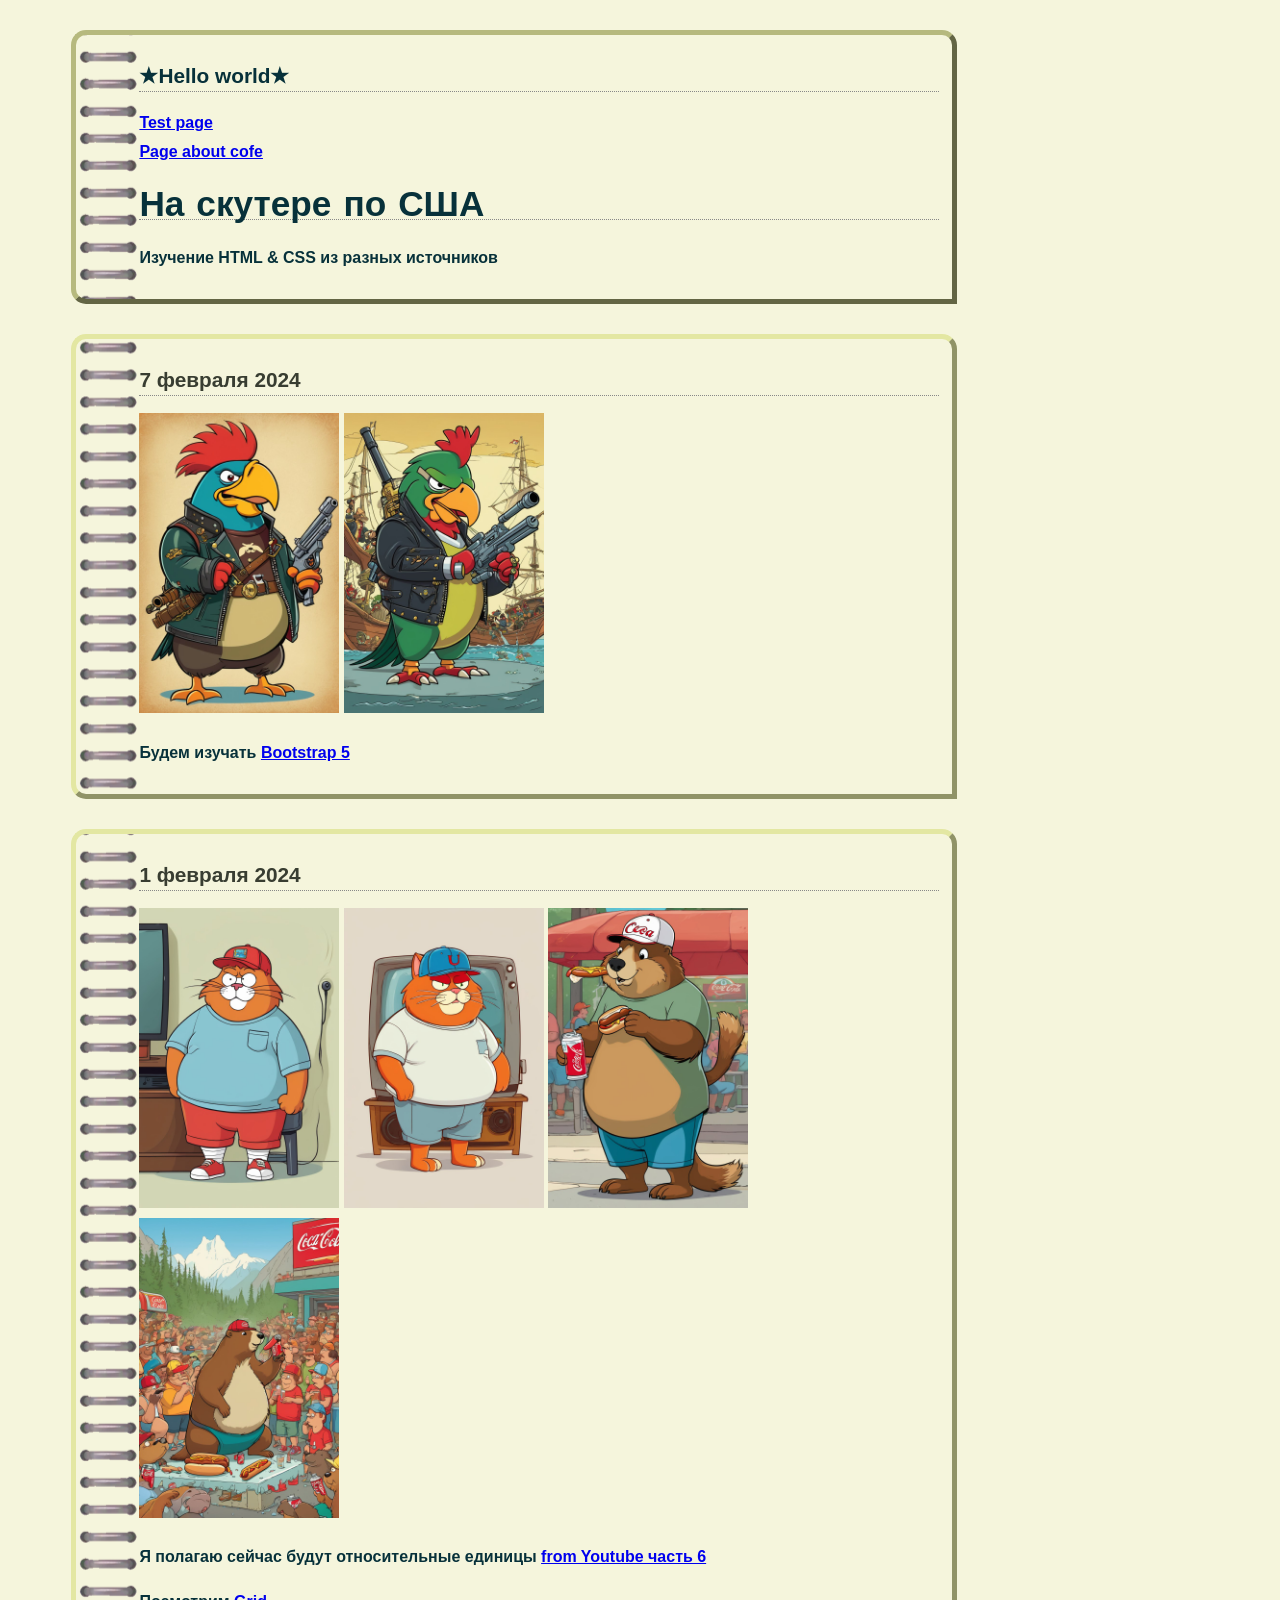
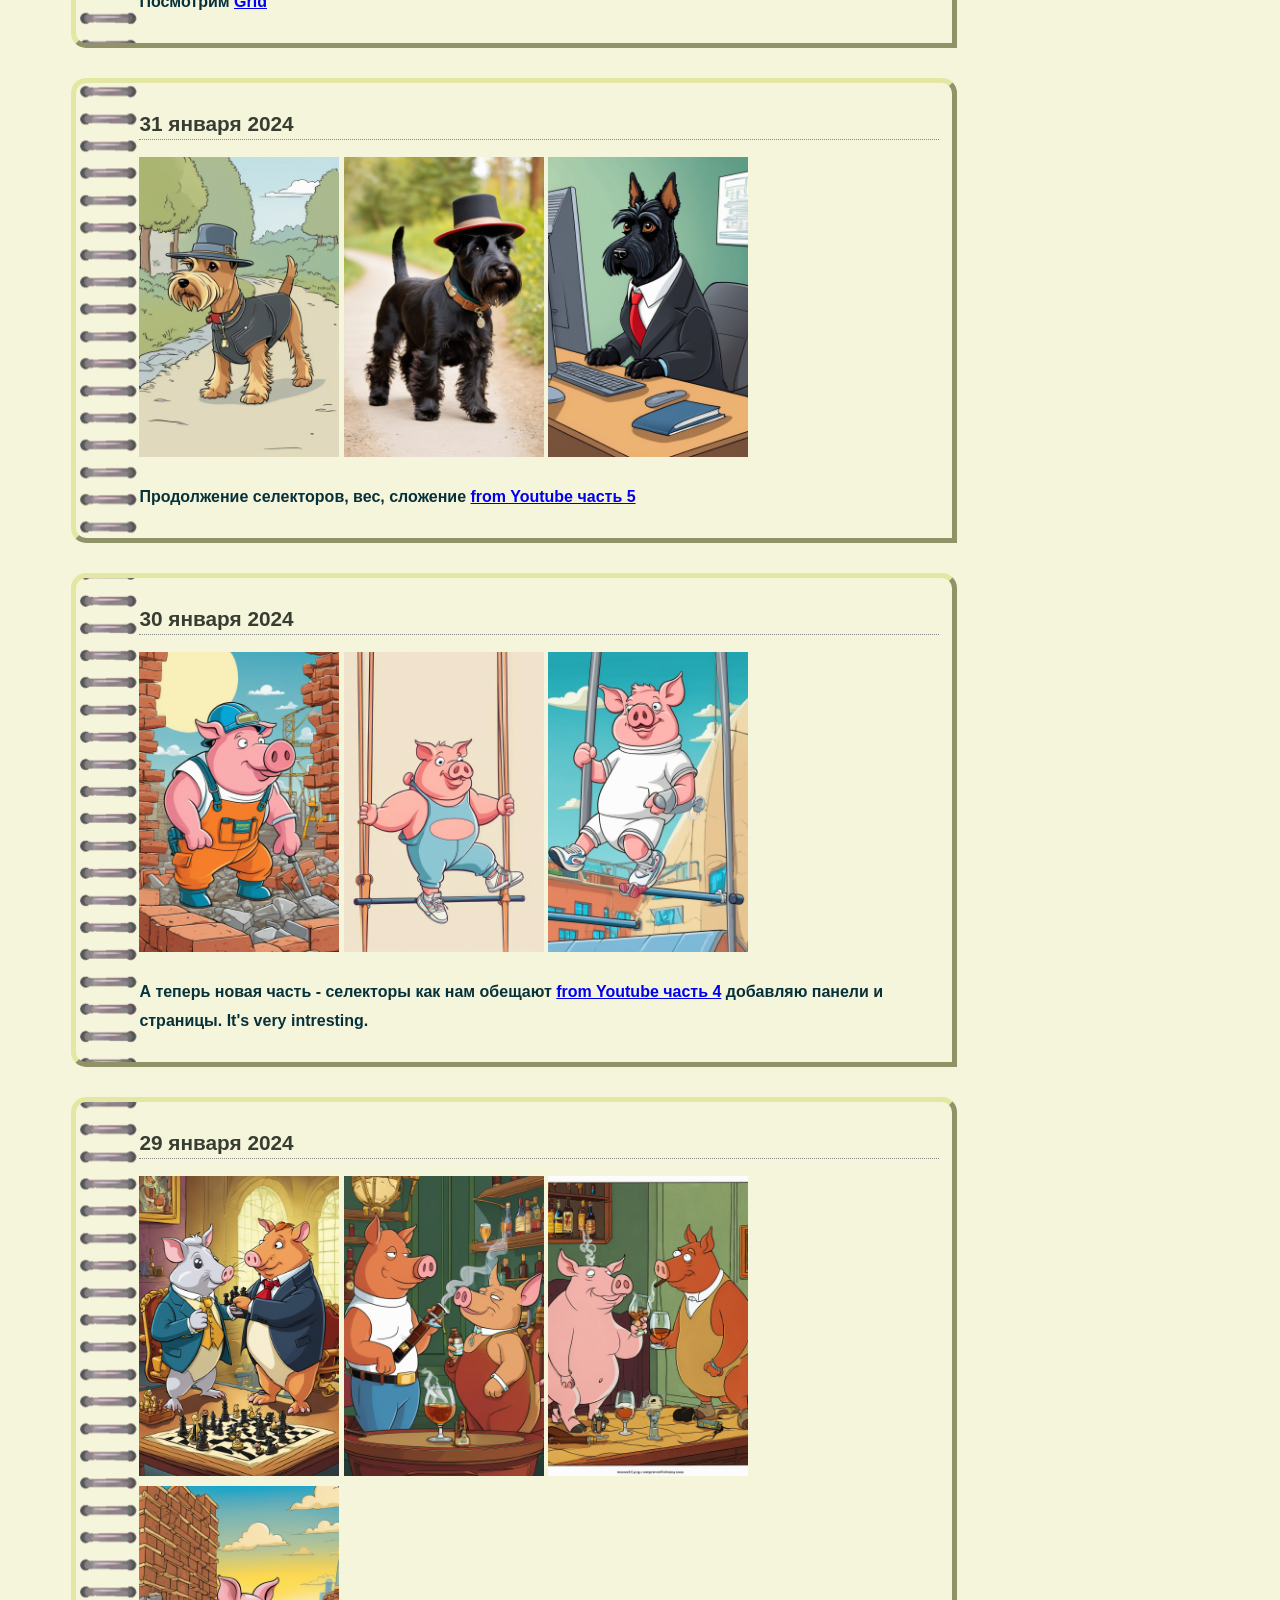
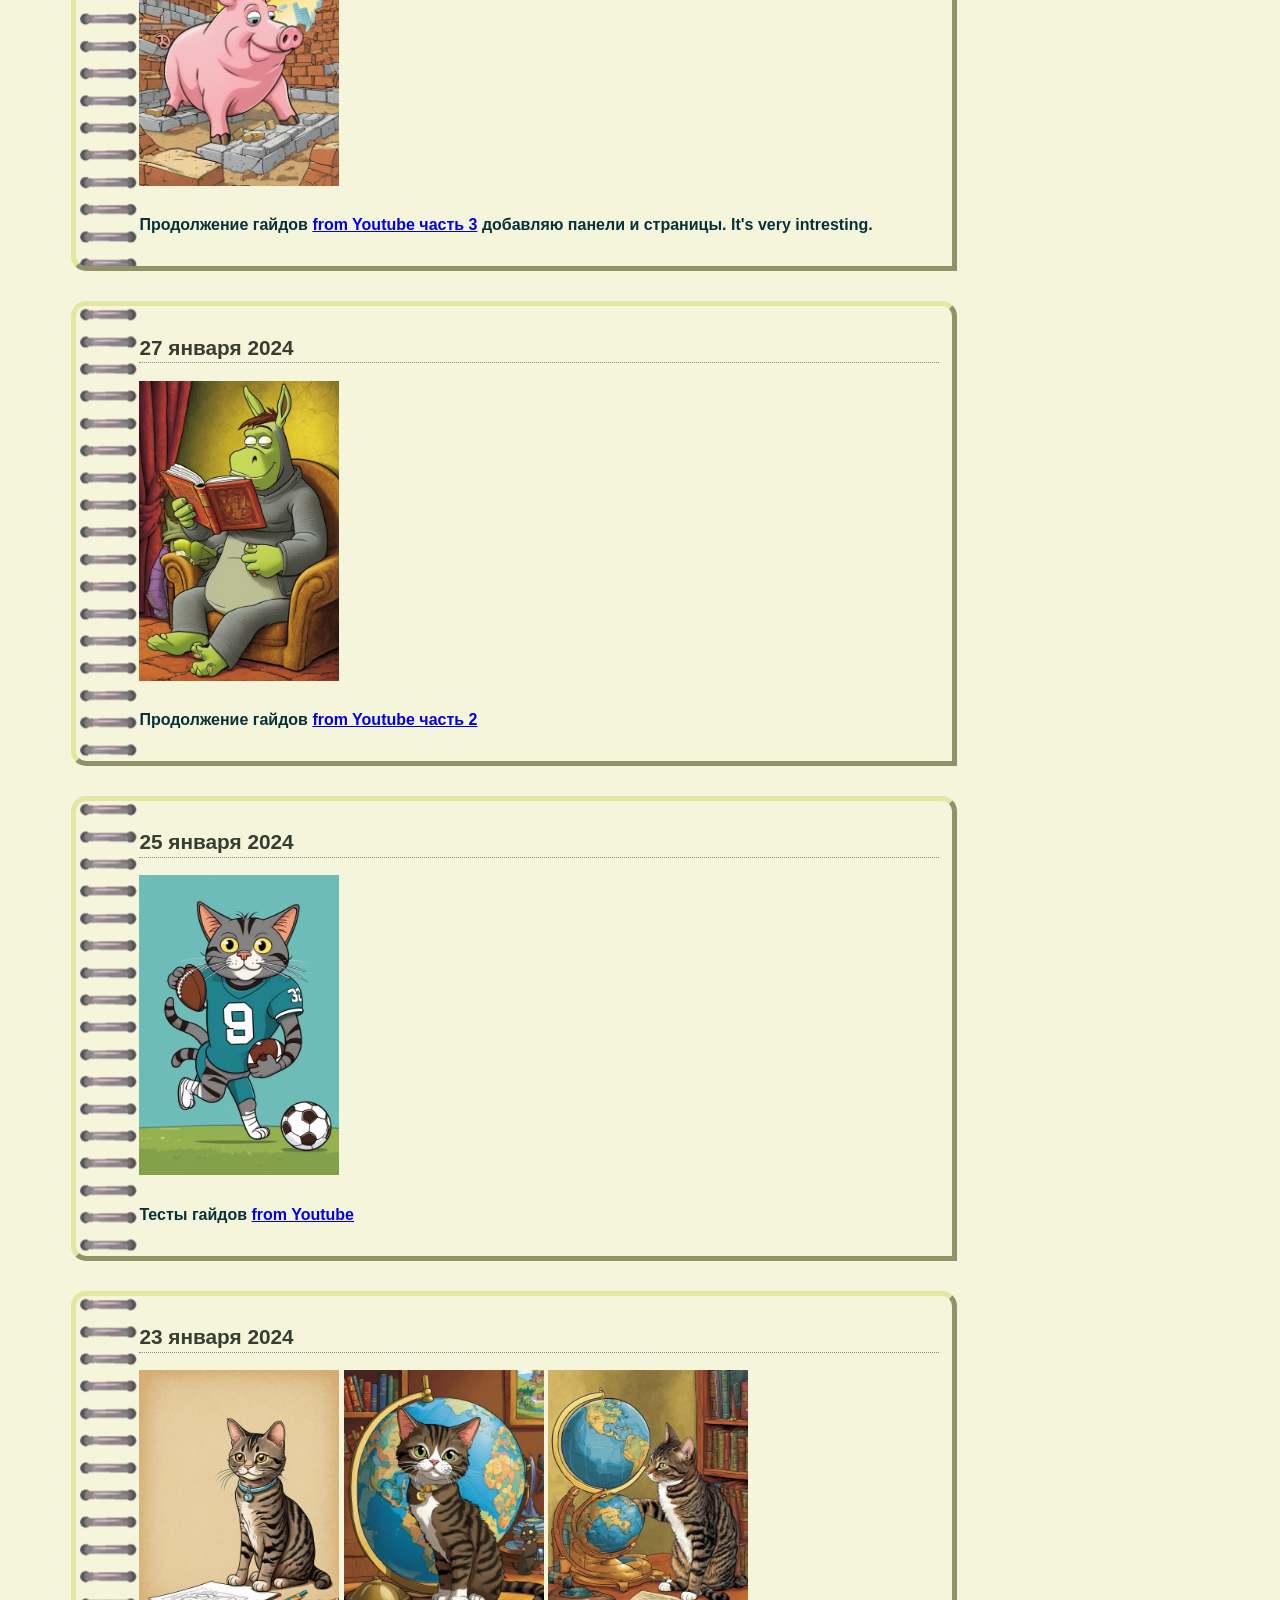
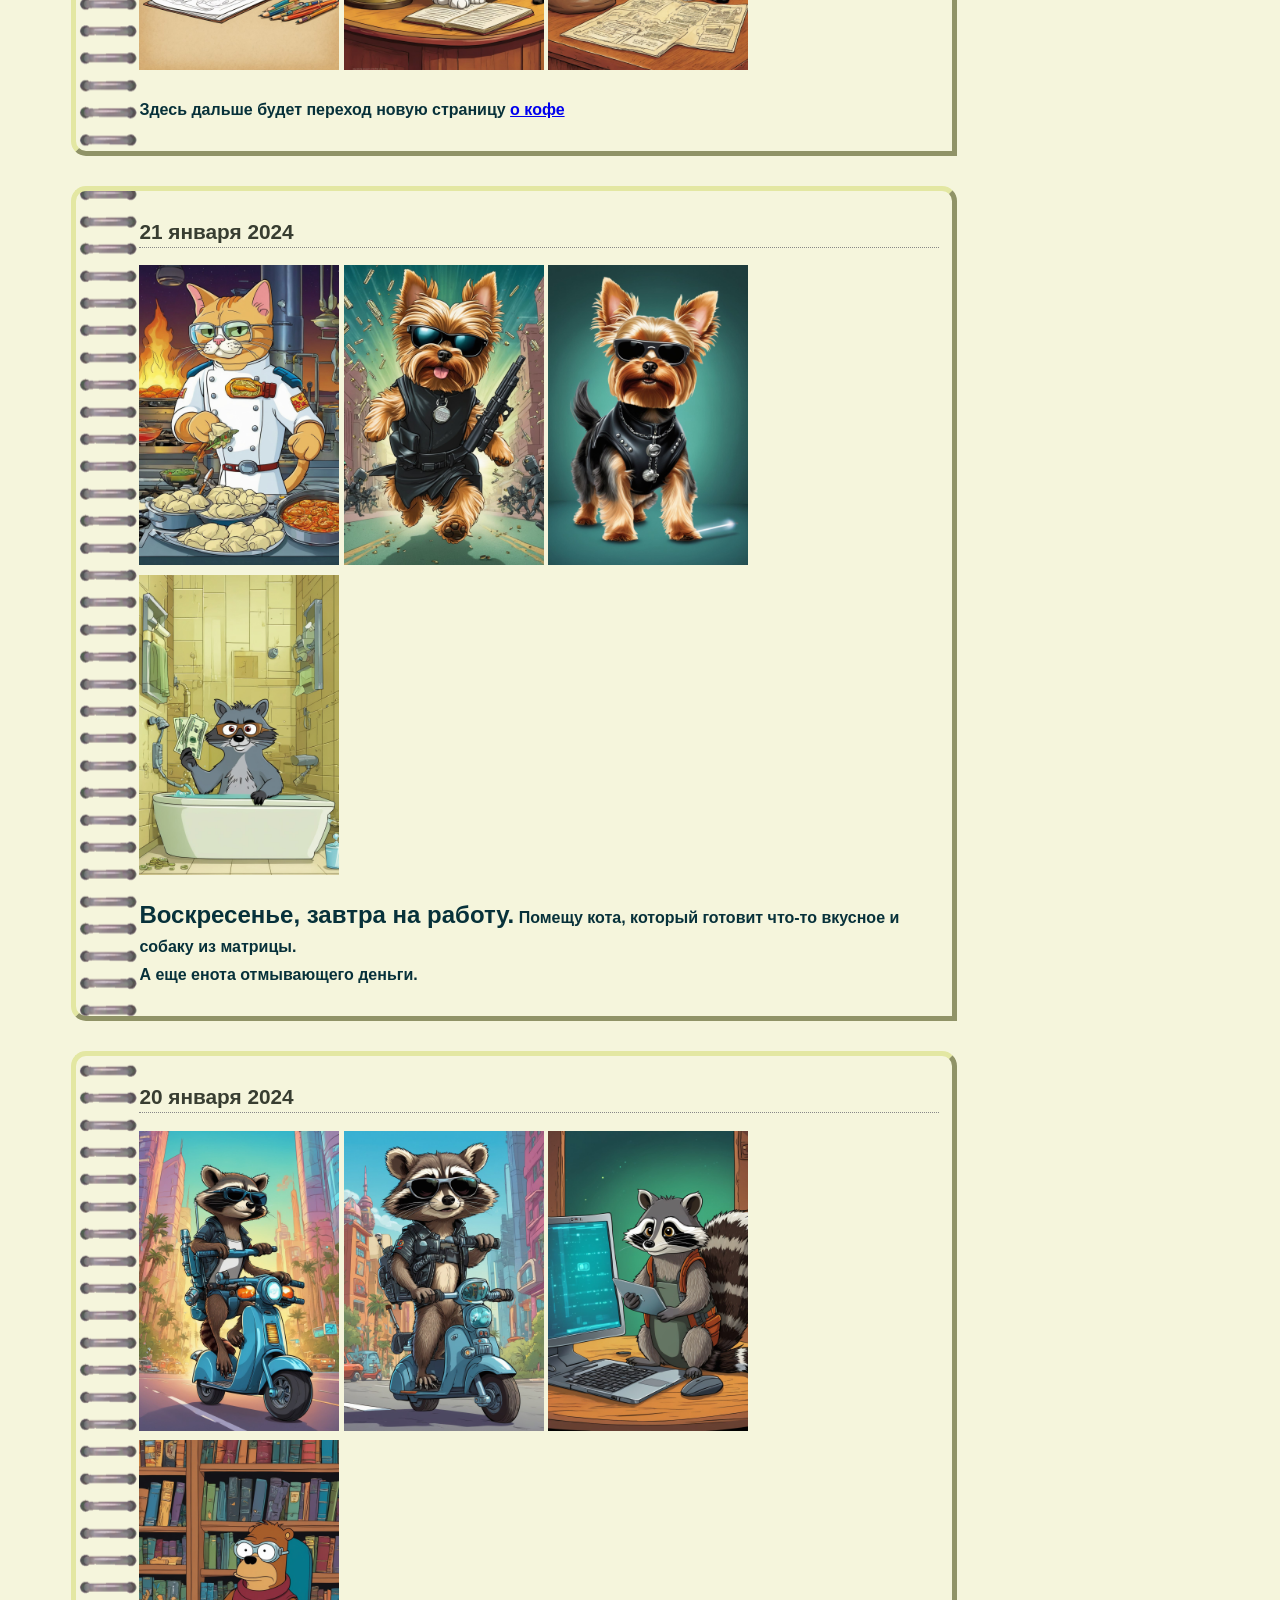
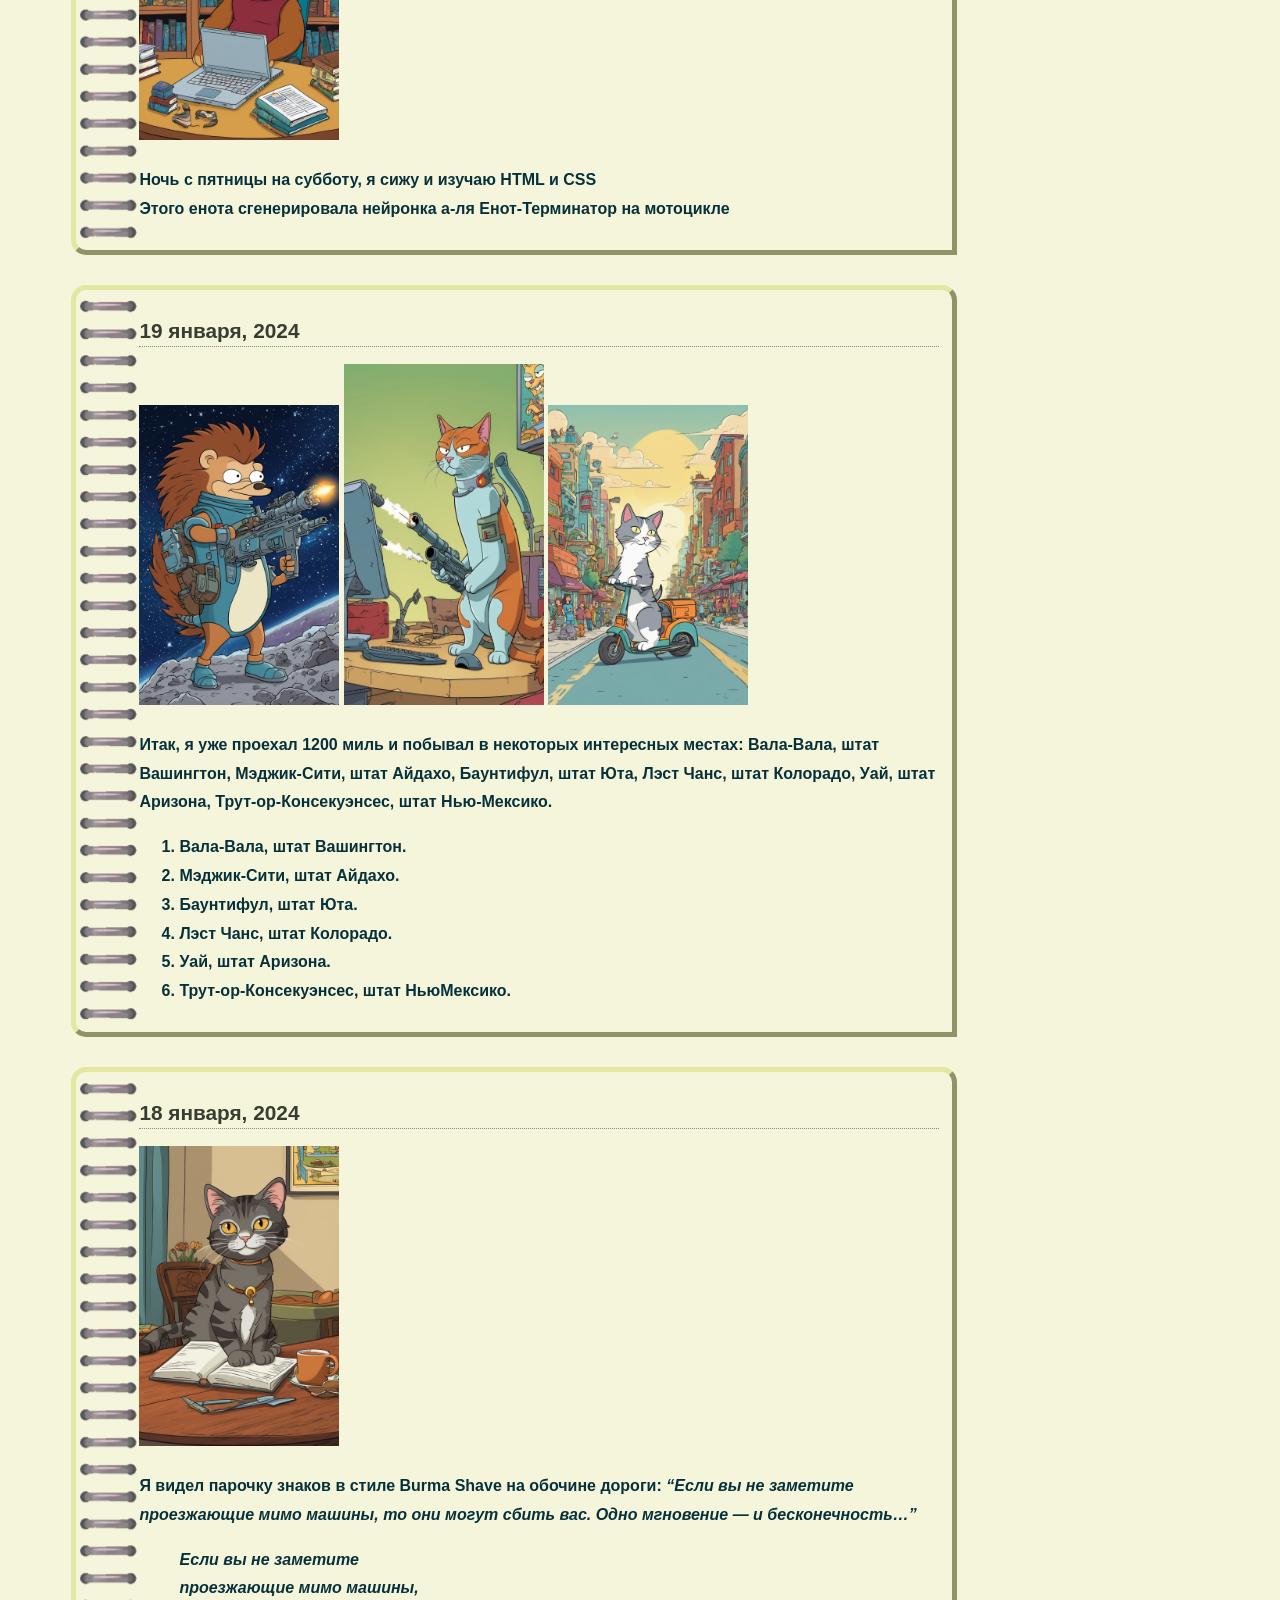
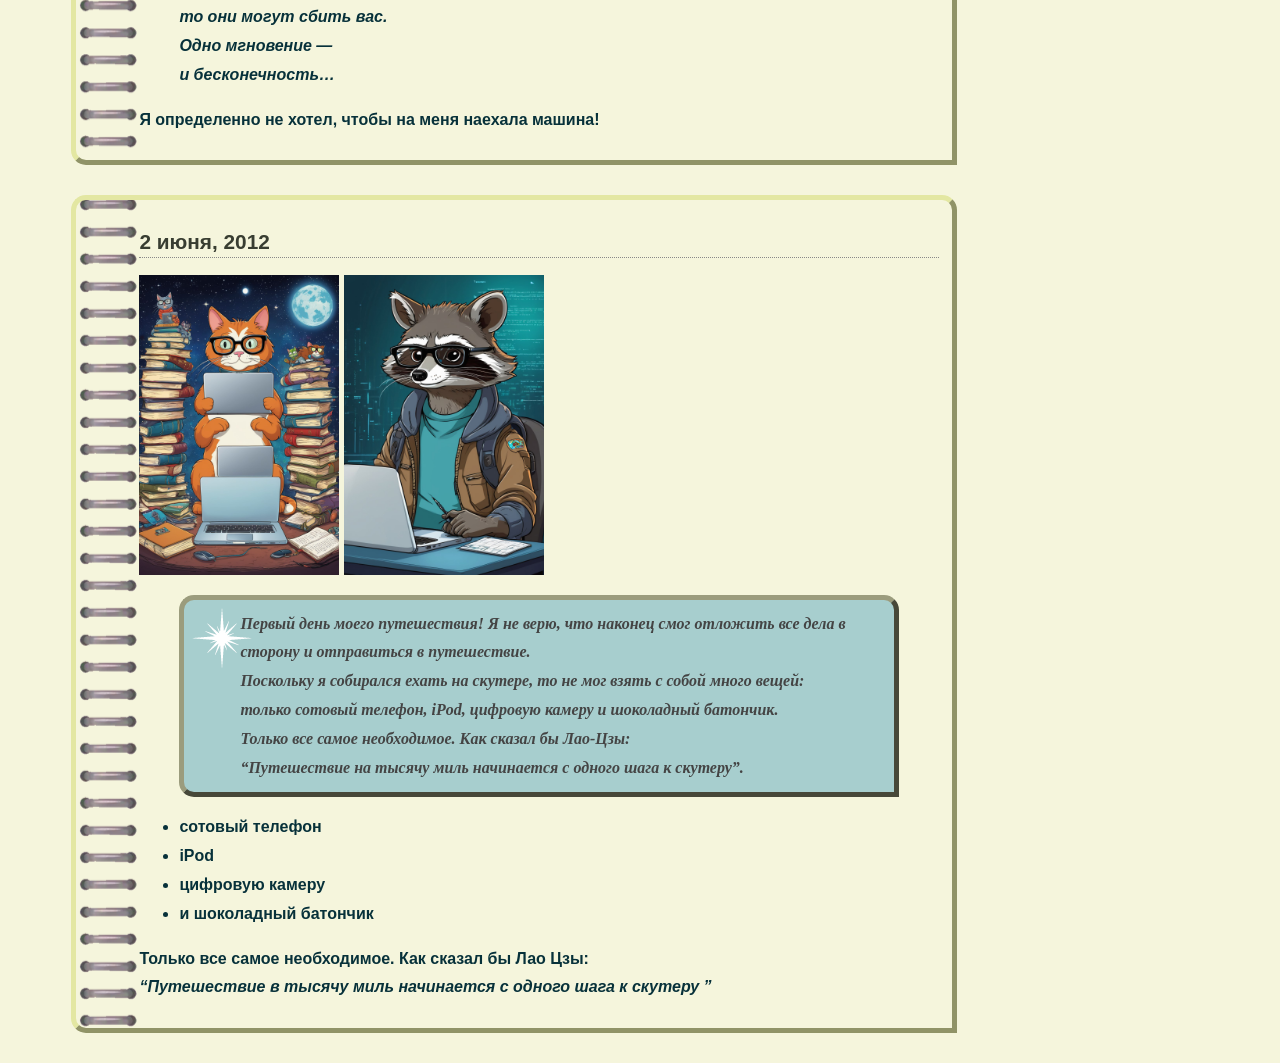
<file: index.html>
<!DOCTYPE html>
<html lang="en">

<head>
    <meta charset="UTF-8">
    <meta name="viewport" content="width=device-width, initial-scale=1.0">
    <title>Дневник поездок на скутере по территории США!</title>
    <link rel="stylesheet" href="./static/styles/style.css">
    <!-- <link rel="stylesheet" href="./chapter9/lounge-print.css"> -->
</head>

<body>
    <div id="header" class="day">
        <h2 title="Тестовые примеры">
            &bigstar;Hello world&bigstar;
        </h2>
        <a target="_blank" href="./example.html" title="Ссылка на страницу с кофе"> Test page </a><br>
        <a href="./chapter4/kofe.html">Page about cofe</a>
        <h1>На скутере по США</h1>
        <p>
            Изучение HTML & CSS из разных источников
        </p>
    </div>
    <div id="main">

        <div class="day">
            <h2>7 февраля 2024</h2>
            <img src="./static/images/parrot_angry.jpg" alt="Parrot">
            <img src="./static/images/parrot_angry_pirat.jpg" alt="Parrot pirat">
            <p>
                Будем изучать  <a href="./bs5/index.html"> Bootstrap 5</a>
            </p>
        </div>

        <div class="day">
            <h2>1 февраля 2024</h2>
            <img src="./static/images/fat_cat_tv.jpg" alt="Fat cat">
            <img src="./static/images/fat_cat_tv2.jpg" alt="Fat cat 2">
            <img src="./static/images/fat_marmot.jpg" alt="Fat marmot">
            <img src="./static/images/fat_marmot_baseball.jpg" alt="Fat marmot & baseball">
            <p>Я полагаю сейчас будут относительные единицы  <a href="./px_em_rem/index.html">from Youtube часть 6</a>
            </p>
            <p>
                Посмотрим <a href="./grid/index.html">Grid</a>
            </p>
        </div>

        <div class="day">
            <h2>31 января 2024</h2>
            <img src="./static/images/dog_hat.jpg" alt="Dog with hat">
            <img src="./static/images/dog_hat2.jpg" alt="Dog with hat 2">
            <img src="./static/images/dog_computer.jpg" alt="Dog with computer">
            <p>Продолжение селекторов, вес, сложение <a href="./selectors/index.html">from Youtube часть 5</a>
            </p>
        </div>

        <div class="day">
            <h2>30 января 2024</h2>
            <img src="./static/images/pig_working2.jpg" alt="Свинь на стройке">
            <img src="./static/images/pig_sport.jpg" alt="Свинья и спорт">
            <img src="./static/images/pig_sport2.jpg" alt="Свинья и спорт 2">
            <p>А теперь новая часть - селекторы как нам обещают <a href="./selectors/index.html">from Youtube часть 4</a>
                добавляю панели и страницы. It's very intresting.
            </p>
        </div>

        <div class="day">
            <h2>29 января 2024</h2>
            <img src="./static/images/hamster_pig_chess2.jpg" alt="Хомяк и свинья играют в шахматы">
            <img src="./static/images/pigs_in_club.jpg" alt="Свиньи в клубе">
            <img src="./static/images/pigs_in_club2.jpg" alt="Свиньи в клубе2">
            <img src="./static/images/pig_working.jpg" alt="Свинья на стройке">
            <p>Продолжение гайдов <a href="./guide/guide2.html">from Youtube часть 3</a>
                добавляю панели и страницы. It's very intresting.
            </p>
        </div>

        <div class="day">
            <h2>27 января 2024</h2>
            <img src="./static/images/donkey_shrek.jpg" alt="Шрековый Осел">
            <p>Продолжение гайдов <a href="./guide/guide2.html">from Youtube часть 2</a>
            </p>
        </div>

        <div class="day">
            <h2>25 января 2024</h2>
            <img src="./static/images/cat_balls.jpg" alt="cat foorball">
            <p>Тесты гайдов <a href="./guide/guide.html">from Youtube</a>
            </p>
        </div>
        <div class="day">
            <h2>23 января 2024</h2>
            <img src="./static/images/cat_draw.jpg" alt="cat is drawing">
            <img src="./static/images/cat_globe.jpg" alt="cat globe">
            <img src="./static/images/cat_globe2.jpg" alt="cat globe 2">
            <p>Здесь дальше будет переход новую страницу <a href="./chapter11/cafe.html"> о кофе</a></p>
        </div>
        <div class="day">
            <h2>21 января 2024</h2>
            <!-- <img src="./static/images/cat_coocks.jpg" width: var(wid) height: var(hei) alt="cat cat coocks"> -->
            <img src="./static/images/cat_coocks.jpg" alt="cat coocks">
            <img src="./static/images/dog_matrix.jpg" alt="dog from matrix">
            <img src="./static/images/dog_matrix2.jpg" alt="dog from matrix №2">
            <img src="./static/images/raccoon_money2.jpg" alt="raccoon with money"><br>
            <p>
                <span>Воскресенье, завтра на работу.</span> Помещу кота, который готовит что-то вкусное и собаку из
                матрицы.<br>
                А еще енота отмывающего деньги.
            </p>
        </div>

        <div class="day">
            <h2>20 января 2024</h2>
            <img src="./static/images/raccoon_moto.jpg" alt="racoon on the moto">
            <img src="./static/images/raccoon_moto2.jpg" alt="racoon on the moto №2">
            <img src="./static/images/raccoon_laptop2.jpg" alt="racoon with laptop">
            <img src="./static/images/gopher.jpg"   alt="gopher with laptop">
            <br>
            <p>
                Ночь с пятницы на субботу, я сижу и изучаю HTML и CSS <br>
                Этого енота сгенерировала нейронка а-ля Енот-Терминатор на мотоцикле
            </p>
        </div>

        <div class="day">
            <h2>19 января, 2024</h2>
            <img src="./static/images/hedgehog.jpg" title="ёджик" alt="Здесь изоброжен ежик"  >
            <img src="./static/images/cat_with_gun.jpg" title="cat with gun" alt="Кот с пушкой" width="227"
                height="341">
            <img src="./static/images/cat_moto.jpg" title="cat moto" alt="Кот на мотоцикле"  >
            <p>
                Итак, я уже проехал 1200 миль и побывал в некоторых интересных
                местах: Вала-Вала, штат Вашингтон, Мэджик-Сити, штат Айдахо,
                Баунтифул, штат Юта, Лэст Чанс, штат Колорадо, Уай, штат
                Аризона, Трут-ор-Консекуэнсес, штат Нью-Мексико.
            </p>
            <ol>
                <li>Вала-Вала, штат Вашингтон.</li>
                <li>Мэджик-Сити, штат Айдахо.</li>
                <li>Баунтифул, штат Юта.</li>
                <li>Лэст Чанс, штат Колорадо.</li>
                <li>Уай, штат Аризона.</li>
                <li>Трут-ор-Консекуэнсес, штат НьюМексико.</li>
            </ol>
        </div>
        <div class="day">
            <h2>18 января, 2024</h2>
            <img src="./static/images/brown_cat.jpg" title="brown cat" alt="Коричневый кот"  >
            <p>
                Я видел парочку знаков в стиле Burma Shave на обочине
                дороги: <q>Если вы не заметите проезжающие мимо машины,
                    то они могут сбить вас. Одно мгновение — и бесконечность…</q>

            <blockquote>Если вы не заметите<br>
                проезжающие мимо машины,<br>
                то они могут сбить вас. <br>
                Одно мгновение — <br>
                и бесконечность…<br>
            </blockquote>

            Я определенно не хотел, чтобы на меня наехала машина!
            </p>
        </div>

        <div class="day">
            <h2>2 июня, 2012</h2>
            <img id="note" src="./static/images/cat.jpg" alt="cat">
            <img src="./static/images/raccoon_laptop.jpg" alt="raccoon with laptop"> <br>

            <p id="guarantee">
                Первый день моего путешествия! Я не верю, что наконец смог отложить
                все дела в сторону и отправиться в путешествие. <br>
                Поскольку я собирался ехать на скутере, то не мог взять с собой много вещей: <br>
                только сотовый телефон, iPod, цифровую камеру и шоколадный батончик. <br>
                Только все самое необходимое. Как сказал бы Лао-Цзы: <br>
                <q>Путешествие на тысячу миль начинается с одного шага к скутеру</q>.

            <ul>
                <li>сотовый телефон</li>
                <li>iPod</li>
                <li>цифровую камеру</li>
                <li>и шоколадный батончик</li>
            </ul>

            Только все самое необходимое. Как сказал бы Лао Цзы:<br>
            <q title="Это цитата">Путешествие в тысячу миль начинается с одного
                шага к скутеру </q>
            </p>

        </div>

    </div>
</body>

</html>
</file>
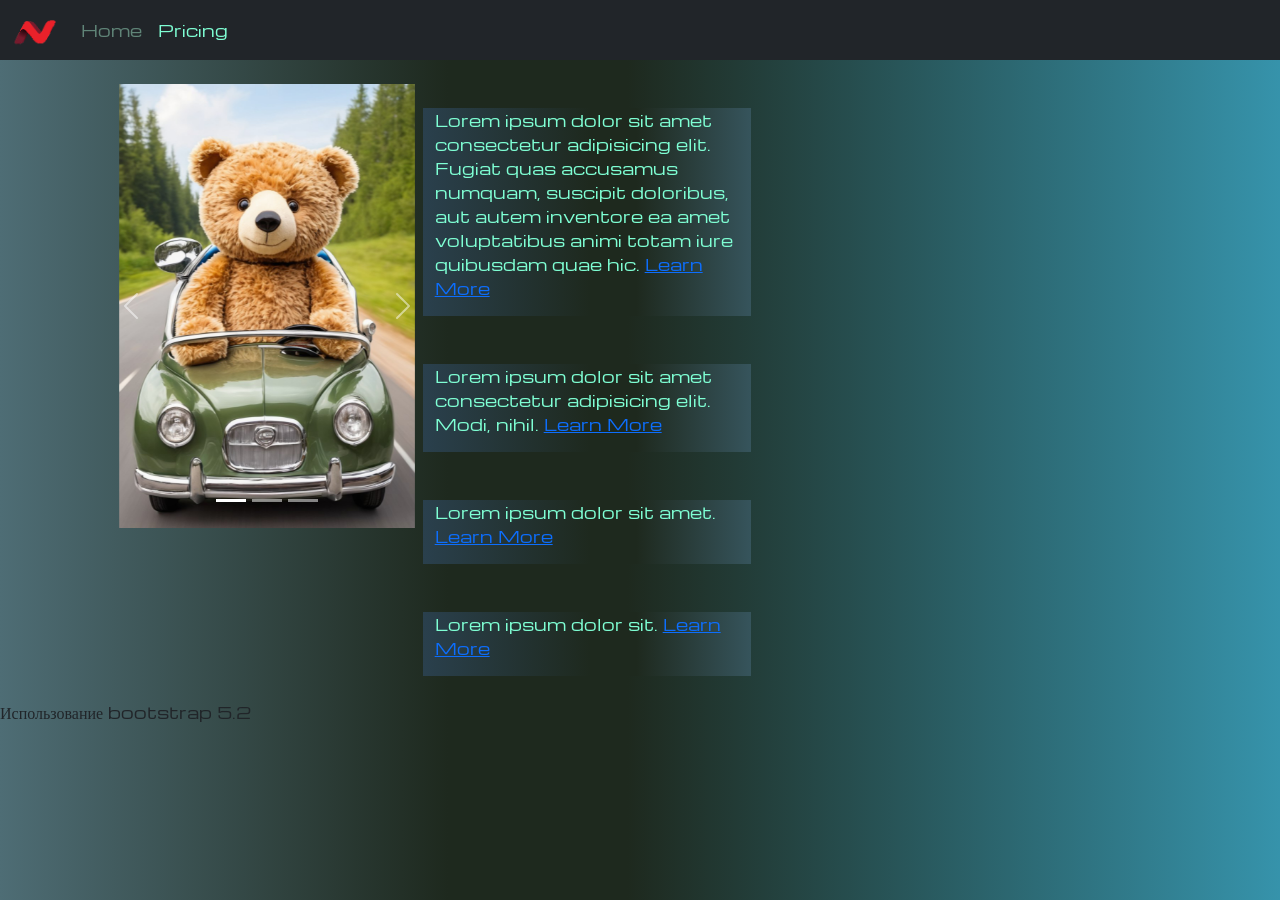
<file: bs5/index.html>
<!DOCTYPE html>
<html lang="en">

<head>
    <meta charset="UTF-8">
    <meta name="viewport" content="width=device-width, initial-scale=1.0">
    <link href="https://cdn.jsdelivr.net/npm/bootstrap@5.3.2/dist/css/bootstrap.min.css" rel="stylesheet"
        integrity="sha384-T3c6CoIi6uLrA9TneNEoa7RxnatzjcDSCmG1MXxSR1GAsXEV/Dwwykc2MPK8M2HN" crossorigin="anonymous">
    <link rel="stylesheet" href="../bs5/source/styles/mycss.css">
    <title>Study bootstrap 5</title>
</head>

<body>
    <header>
        <nav class="navbar navbar-expand-lg bg-dark">
            <div class="container-fluid">
                <a class="navbar-brand" href="../index.html"> <img src="../bs5/source/images/logo.png" alt=""></a>
                <button class="navbar-toggler" type="button" data-bs-toggle="collapse" data-bs-target="#navbarNav"
                    aria-controls="navbarNav" aria-expanded="false" aria-label="Toggle navigation">
                    <span class="navbar-toggler-icon"></span>
                </button>
                <div class="collapse navbar-collapse" id="navbarNav">
                    <ul class="navbar-nav">
                        <li class="nav-item">
                            <a class="nav-link active" aria-current="page" href="index.html">Home</a>
                        </li>
                        <li class="nav-item">
                            <a class="nav-link" href="pricing.html">Pricing</a>
                        </li>

                    </ul>
                </div>
            </div>
        </nav>
    </header>


    <section>
        <div class="container-fluid mt-4">
            <div class="row">
                <div class="col-lg-1">

                </div>

                <div class="col-lg-3 col-md-12">
                    <div class="row">
                        <div id="carouselExampleIndicators" class="carousel slide" data-bs-ride="true">
                            <div class="carousel-indicators">
                                <button type="button" data-bs-target="#carouselExampleIndicators" data-bs-slide-to="0"
                                    class="active" aria-current="true" aria-label="Slide 1"></button>
                                <button type="button" data-bs-target="#carouselExampleIndicators" data-bs-slide-to="1"
                                    aria-label="Slide 2"></button>
                                <button type="button" data-bs-target="#carouselExampleIndicators" data-bs-slide-to="2"
                                    aria-label="Slide 3"></button>
                            </div>
                            <div class="carousel-inner">
                                <div class="carousel-item active">
                                    <img src="./source/images/teddy_bear_car2.jpg" class="d-block w-100" alt="tedy bear car2">
                                </div>
                                <div class="carousel-item">
                                    <img src="./source/images/teddy_bear_forest.jpg" class="d-block w-100" alt="tedy bear forest">
                                </div>
                                <div class="carousel-item">
                                    <img src="./source/images/teddy_bear_chess.jpg" class="d-block w-100" alt="tedy bear chess">
                                </div>
                            </div>
                            <button class="carousel-control-prev" type="button"
                                data-bs-target="#carouselExampleIndicators" data-bs-slide="prev">
                                <span class="carousel-control-prev-icon" aria-hidden="true"></span>
                                <span class="visually-hidden">Previous</span>
                            </button>
                            <button class="carousel-control-next" type="button"
                                data-bs-target="#carouselExampleIndicators" data-bs-slide="next">
                                <span class="carousel-control-next-icon" aria-hidden="true"></span>
                                <span class="visually-hidden">Next</span>
                            </button>
                        </div>
                    </div>
                </div>

                <div class="col-lg-3 col-md-12 px-2">
                    <div class="row">
                        <div class="col-lg-12 sidebar my-4">
                            <p>Lorem ipsum dolor sit amet consectetur adipisicing elit. Fugiat quas accusamus numquam,
                                suscipit doloribus, aut autem inventore ea amet voluptatibus animi totam iure quibusdam
                                quae hic. <a href="#">Learn More</a></p>
                        </div>
                    </div>
                    <div class="row">
                        <div class="col-lg-12 sidebar my-4">
                            <p>Lorem ipsum dolor sit amet consectetur adipisicing elit. Modi, nihil. <a href="#">Learn
                                    More</a></p>
                        </div>
                    </div>
                    <div class="row">
                        <div class="col-lg-12 sidebar my-4">
                            <p>Lorem ipsum dolor sit amet. <a href="#">Learn More</a></p>
                        </div>
                    </div>
                    <div class="row">
                        <div class="col-lg-12 sidebar my-4">
                            <p>Lorem ipsum dolor sit. <a href="#">Learn More</a></p>
                        </div>
                    </div>
                </div>
            </div>
        </div>
    </section>



    <footer>

    </footer>


    <p>Использование bootstrap 5.2</p>
    <script src="https://cdn.jsdelivr.net/npm/bootstrap@5.3.2/dist/js/bootstrap.bundle.min.js"
        integrity="sha384-C6RzsynM9kWDrMNeT87bh95OGNyZPhcTNXj1NW7RuBCsyN/o0jlpcV8Qyq46cDfL"
        crossorigin="anonymous"></script>
</body>

</html>
</file>
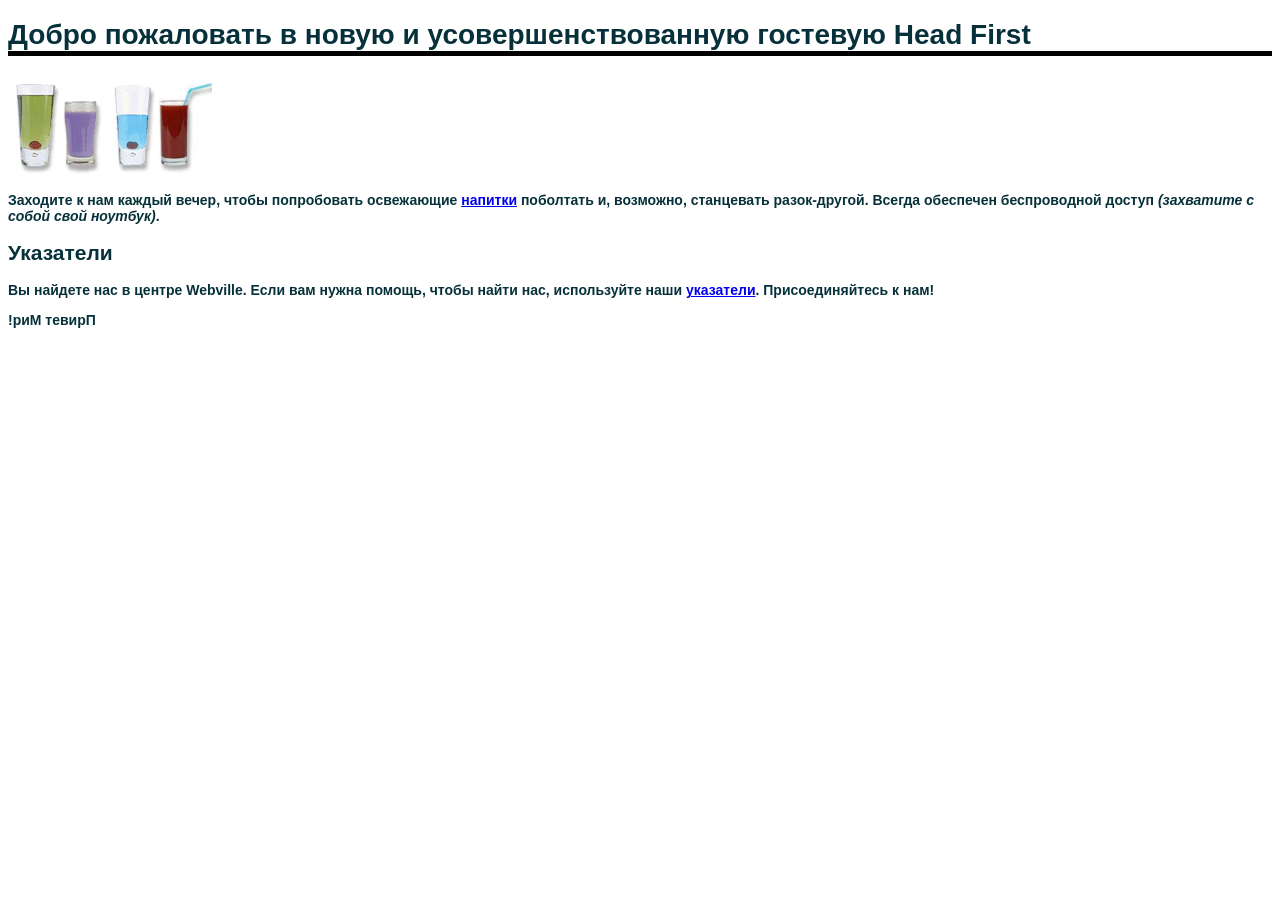
<file: chapter6/index.html>
<!doctype html>
<html lang="ru">

<head>
    <meta charset="UTF-8">
    <meta name="viewport" content="width=device-width, initial-scale=1.0">
    <title>Гостевая Head First Глава 6</title>
   <link rel="stylesheet" href="./lounge.css">
</head>

<body>
    <h1>Добро пожаловать в новую и усовершенствованную гостевую Head First</h1>
    <img src="./images/drinks.gif" alt="Напитки">
    <p class="greentea">
        Заходите к нам каждый вечер, чтобы попробовать освежающие
        <a href="./beverages/elixir.html">напитки</a>
        поболтать и, возможно,
        станцевать разок-другой.
        Всегда обеспечен беспроводной доступ
        <em>(захватите с собой свой ноутбук)</em>.
    </p>
    <h2 class="greentea">Указатели</h2>
    <p>
        Вы найдете нас в центре Webville.
        Если вам нужна помощь, чтобы найти нас, используйте наши
        <a href="./about/directions.html">указатели</a>.
        Присоединяйтесь к нам!
    </p>
    <p><bdo dir="rtl">Привет Мир!</bdo></p> 
</body>

</html>
</file>
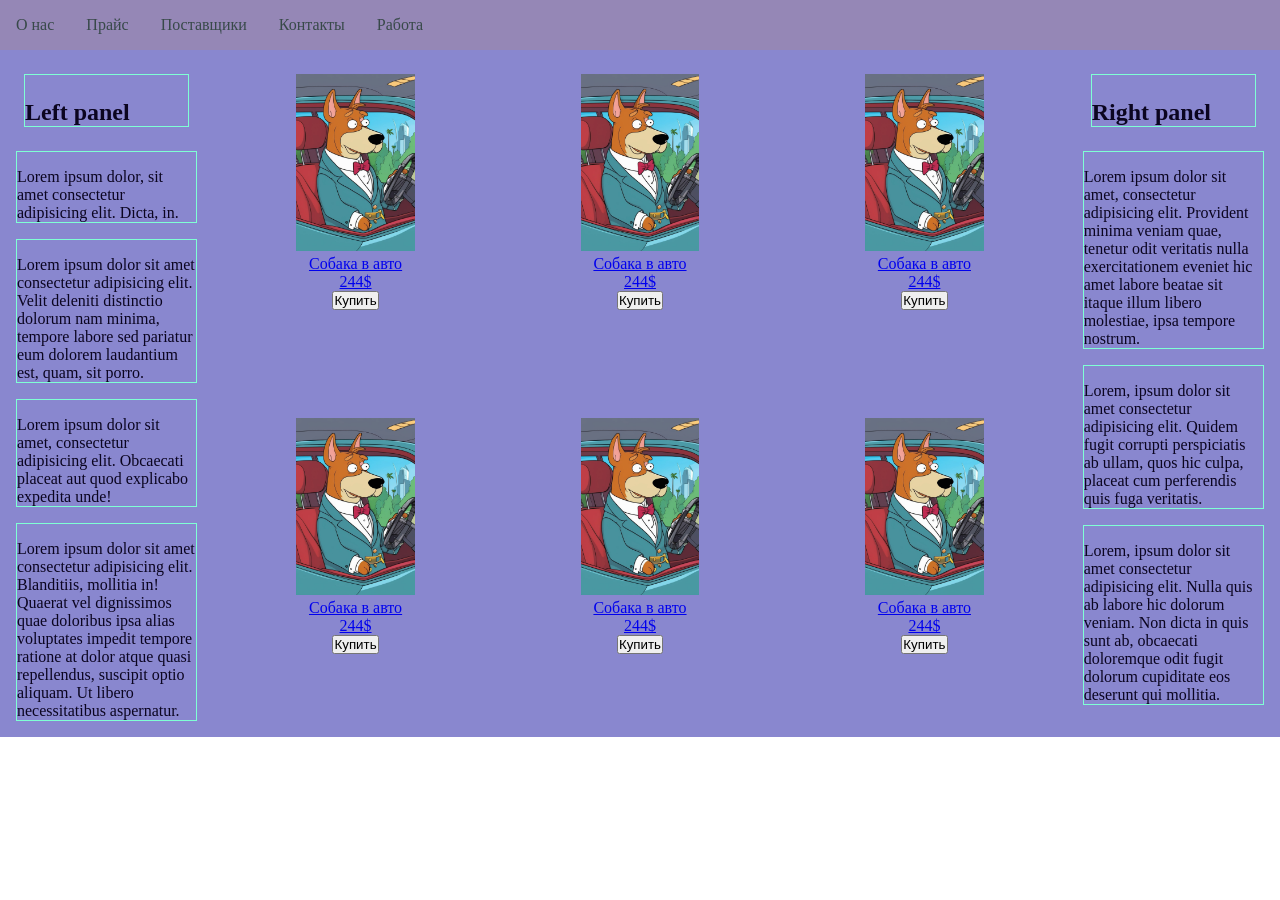
<file: grid/index.html>
<!DOCTYPE html>
<html lang="en">

<head>
    <meta charset="UTF-8">
    <meta name="viewport" content="width=device-width, initial-scale=1.0">
    <title>Grid likes shop</title>
    <link rel="stylesheet" href="../static/styles/grid_main.css">
    <link rel="stylesheet" href="../static/styles/grid_container.css">
    <link rel="stylesheet" href="../static/styles/grid_navbar.css">
</head>

<body>

    <div class="navbar">
        <div class="drop">
            <button class="nav-btn">&#9776;</button>
            <div class="nav-list">
                <a href="../index.html">О нас</a>
                <a href="../index.html">Прайс</a>
                <a href="../index.html">Поставщики</a>
                <a href="../index.html">Контакты</a>
                <a href="../index.html">Работа</a>
            </div>
        </div>
    </div>

    <div class="main-container">

        <div class="left-bar">
            <h2>Left panel</h2>
            <p>Lorem ipsum dolor, sit amet consectetur adipisicing elit. Dicta, in.

            </p>

            <p>Lorem ipsum dolor sit amet consectetur adipisicing elit. Velit deleniti distinctio dolorum
                nam minima, tempore labore sed pariatur eum dolorem laudantium est, quam, sit porro.
            </p>
            <p>
                Lorem ipsum dolor sit amet, consectetur adipisicing elit. Obcaecati placeat aut quod explicabo expedita
                unde!
            </p>
            <p>
                Lorem ipsum dolor sit amet consectetur adipisicing elit. Blanditiis, mollitia in! Quaerat vel
                dignissimos quae
                doloribus ipsa alias voluptates impedit tempore ratione at dolor atque quasi repellendus, suscipit optio
                aliquam.
                Ut libero necessitatibus aspernatur.
            </p>
        </div>


        <div class="container">
            <div class="card">
                <a href="#"><img src="../static/images/dog_car.jpg" alt="dog in car"></a>
                <div class="info">
                    <a href="#">
                        <p>Собака в авто</p>
                    </a>
                    <a href="#">
                        <p>244$</p>
                    </a>
                    <button>Купить</button>
                </div>
            </div>
            <div class="card">
                <a href="#"><img src="../static/images/dog_car.jpg" alt="dog in car"></a>
                <div class="info">
                    <a href="#">
                        <p>Собака в авто</p>
                    </a>
                    <a href="#">
                        <p>244$</p>
                    </a>
                    <button>Купить</button>
                </div>
            </div>
            <div class="card">
                <a href="#"><img src="../static/images/dog_car.jpg" alt="dog in car"></a>
                <div class="info">
                    <a href="#">
                        <p>Собака в авто</p>
                    </a>
                    <a href="#">
                        <p>244$</p>
                    </a>
                    <button>Купить</button>
                </div>
            </div>
            <div class="card">
                <a href="#"><img src="../static/images/dog_car.jpg" alt="dog in car"></a>
                <div class="info">
                    <a href="#">
                        <p>Собака в авто</p>
                    </a>
                    <a href="#">
                        <p>244$</p>
                    </a>
                    <button>Купить</button>
                </div>
            </div>
            <div class="card">
                <a href="#"><img src="../static/images/dog_car.jpg" alt="dog in car"></a>
                <div class="info">
                    <a href="#">
                        <p>Собака в авто</p>
                    </a>
                    <a href="#">
                        <p>244$</p>
                    </a>
                    <button>Купить</button>
                </div>
            </div>
            <div class="card">
                <a href="#"><img src="../static/images/dog_car.jpg" alt="dog in car"></a>
                <div class="info">
                    <a href="#">
                        <p>Собака в авто</p>
                    </a>
                    <a href="#">
                        <p>244$</p>
                    </a>
                    <button>Купить</button>
                </div>
            </div>
        </div>

        <div class="right-bar">
            <h2>Right panel</h2>
            <p>Lorem ipsum dolor sit amet, consectetur adipisicing elit. Provident minima veniam quae, tenetur odit
                veritatis nulla
                exercitationem eveniet hic amet labore beatae sit itaque illum libero molestiae, ipsa tempore nostrum.
            </p>
            <p>Lorem, ipsum dolor sit amet consectetur adipisicing elit. Quidem fugit corrupti perspiciatis ab ullam,
                quos hic culpa, placeat cum perferendis quis fuga veritatis.
            </p>
            <p>
                Lorem, ipsum dolor sit amet consectetur adipisicing elit. Nulla quis ab labore hic dolorum veniam.
                Non dicta in quis sunt ab, obcaecati doloremque odit fugit dolorum cupiditate eos deserunt qui mollitia.
            </p>
        </div>
    </div>


</body>

</html>
</file>
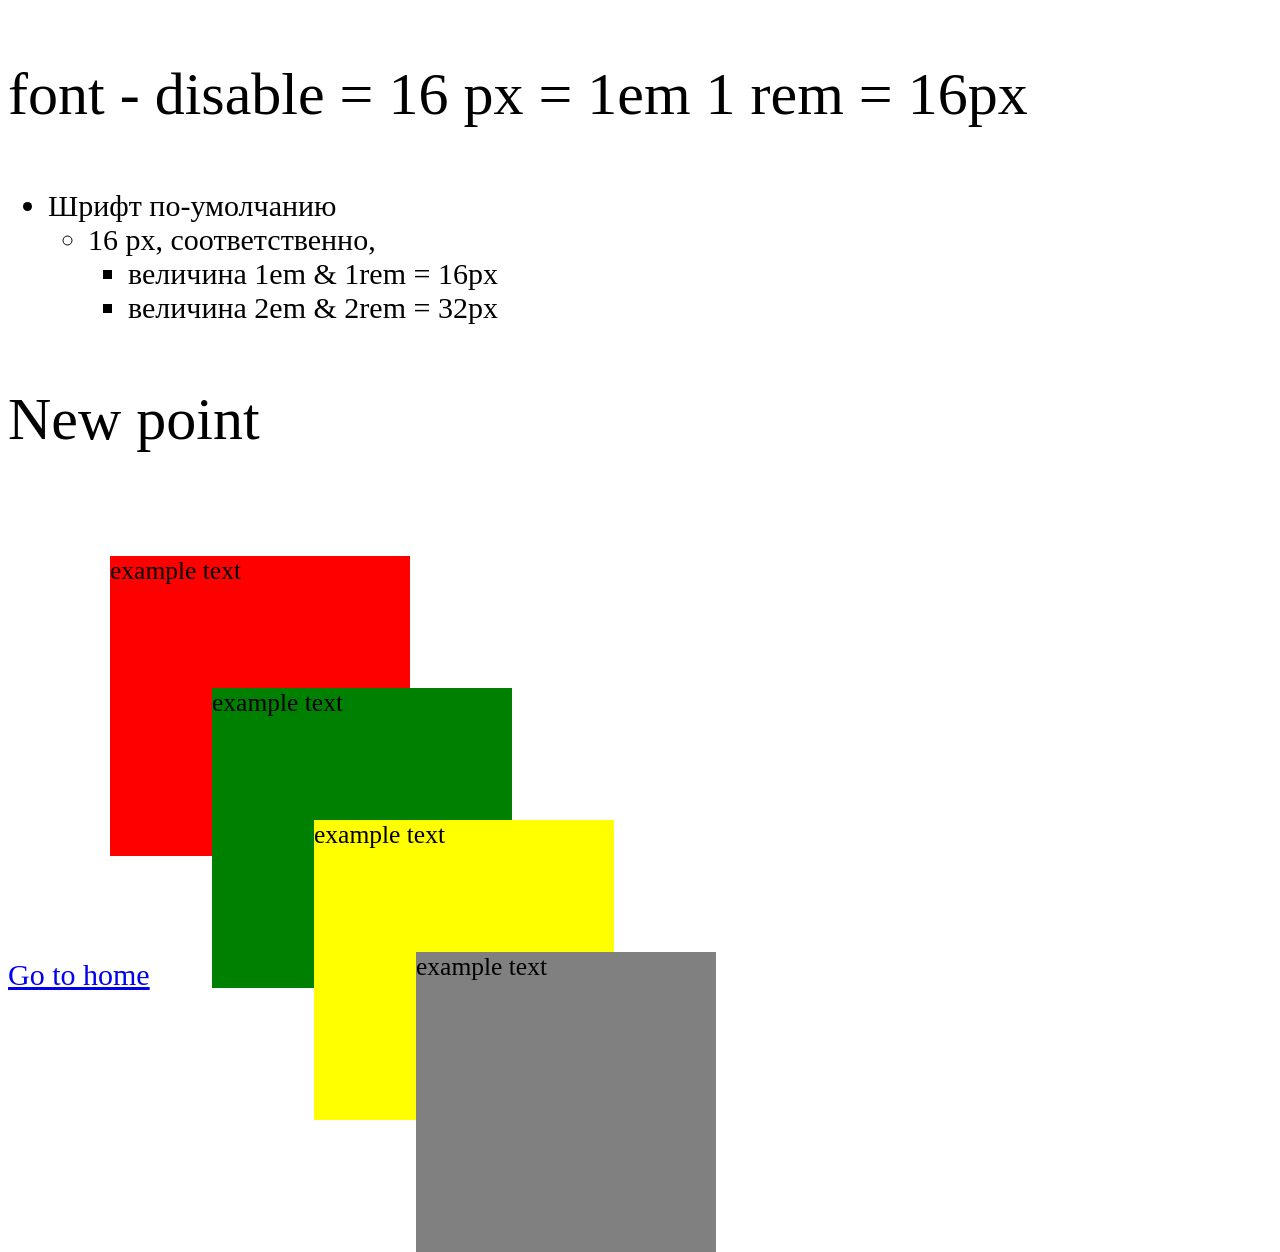
<file: px_em_rem/index.html>
<!DOCTYPE html>
<html lang="en">
<head>
    <meta charset="UTF-8">
    <meta name="viewport" content="width=device-width, initial-scale=1.0">
    <title>px em rem</title>
    <link rel="stylesheet" href="../static/styles/px_em_rem.css">
</head>

<body>
    <p>font - disable = 16 px = 1em 1 rem = 16px</p>

    <ul>
        <li>Шрифт по-умолчанию
            <ul>
                <li>16 px, соответственно,
                    <ul>
                        <li>
                            величина 1em & 1rem = 16px
                        </li>
                        <li>
                            величина 2em & 2rem = 32px
                        </li>
                    </ul>

                </li>
            </ul>
        </li>

    </ul>
    <p>New point</p>

    <div id="red">example text
        <div id="green">example text
            <div id="yellow">example text
                <div id="gray">example text

                </div>
            </div>
        </div>
    </div>
    <a href="../index.html">Go to home</a>
</body>
</html>
</file>
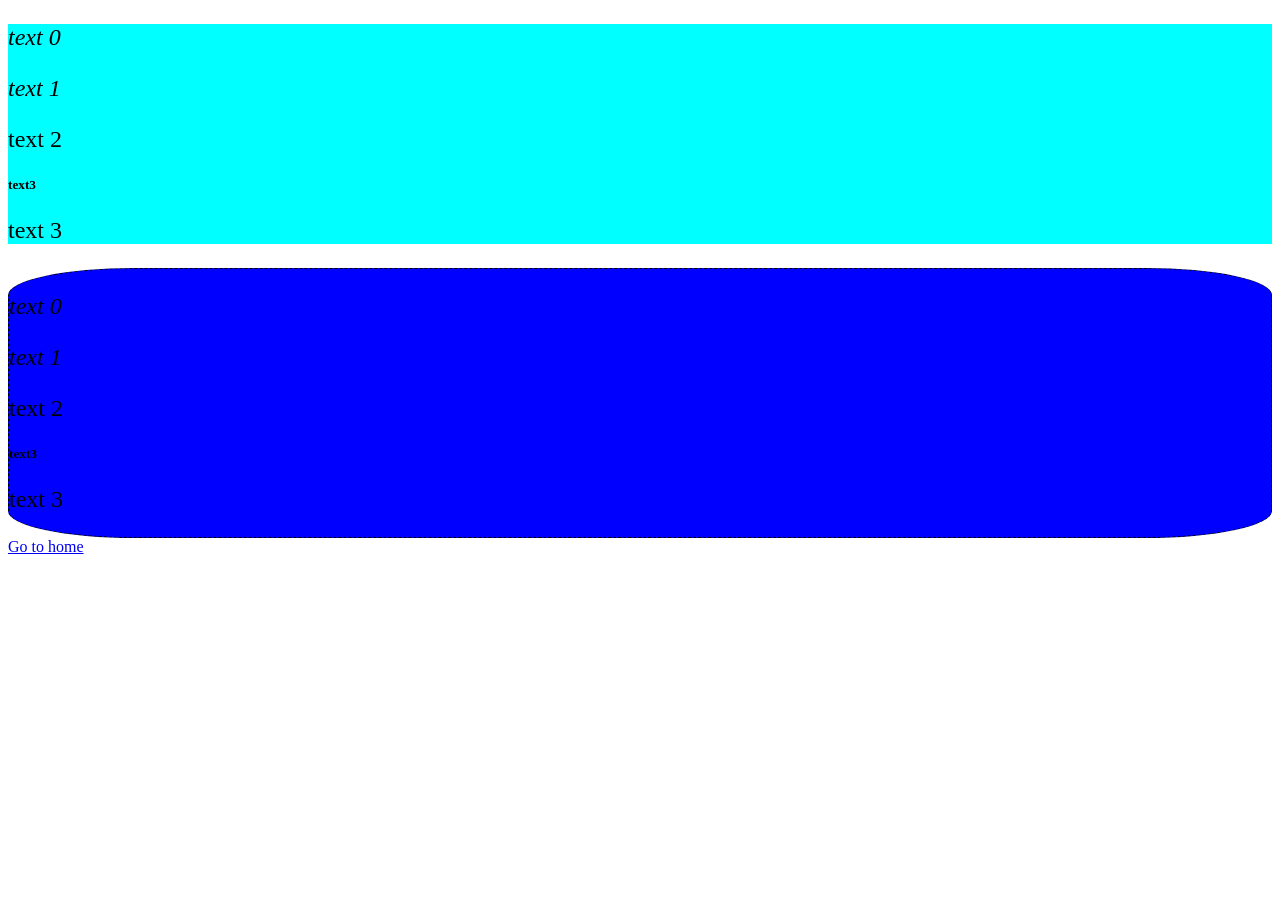
<file: selectors/index.html>
<!DOCTYPE html>
<html lang="en">

<head>
    <meta charset="UTF-8">
    <meta name="viewport" content="width=device-width, initial-scale=1.0">
    <title>Selectors</title>
    <link rel="stylesheet" href="../static/styles/selectors.css">
</head>

<body>
    <div class="main">
        <p>text 0</p>
        <p>text 1</p>
        <div class="baby">
            <p>text 2</p>
            <h5>text3</h5>
            <p>text 3</p>
        </div>
    </div>

    <div class="main with_border" >
        <p>text 0</p>
        <p>text 1</p>
        <div class="baby">
            <p>text 2</p>
            <h5>text3</h5>
            <p>text 3</p>
        </div>
    </div>
    <div><a href="../index.html"> Go to home</a></div>
</body>

</html>
</file>
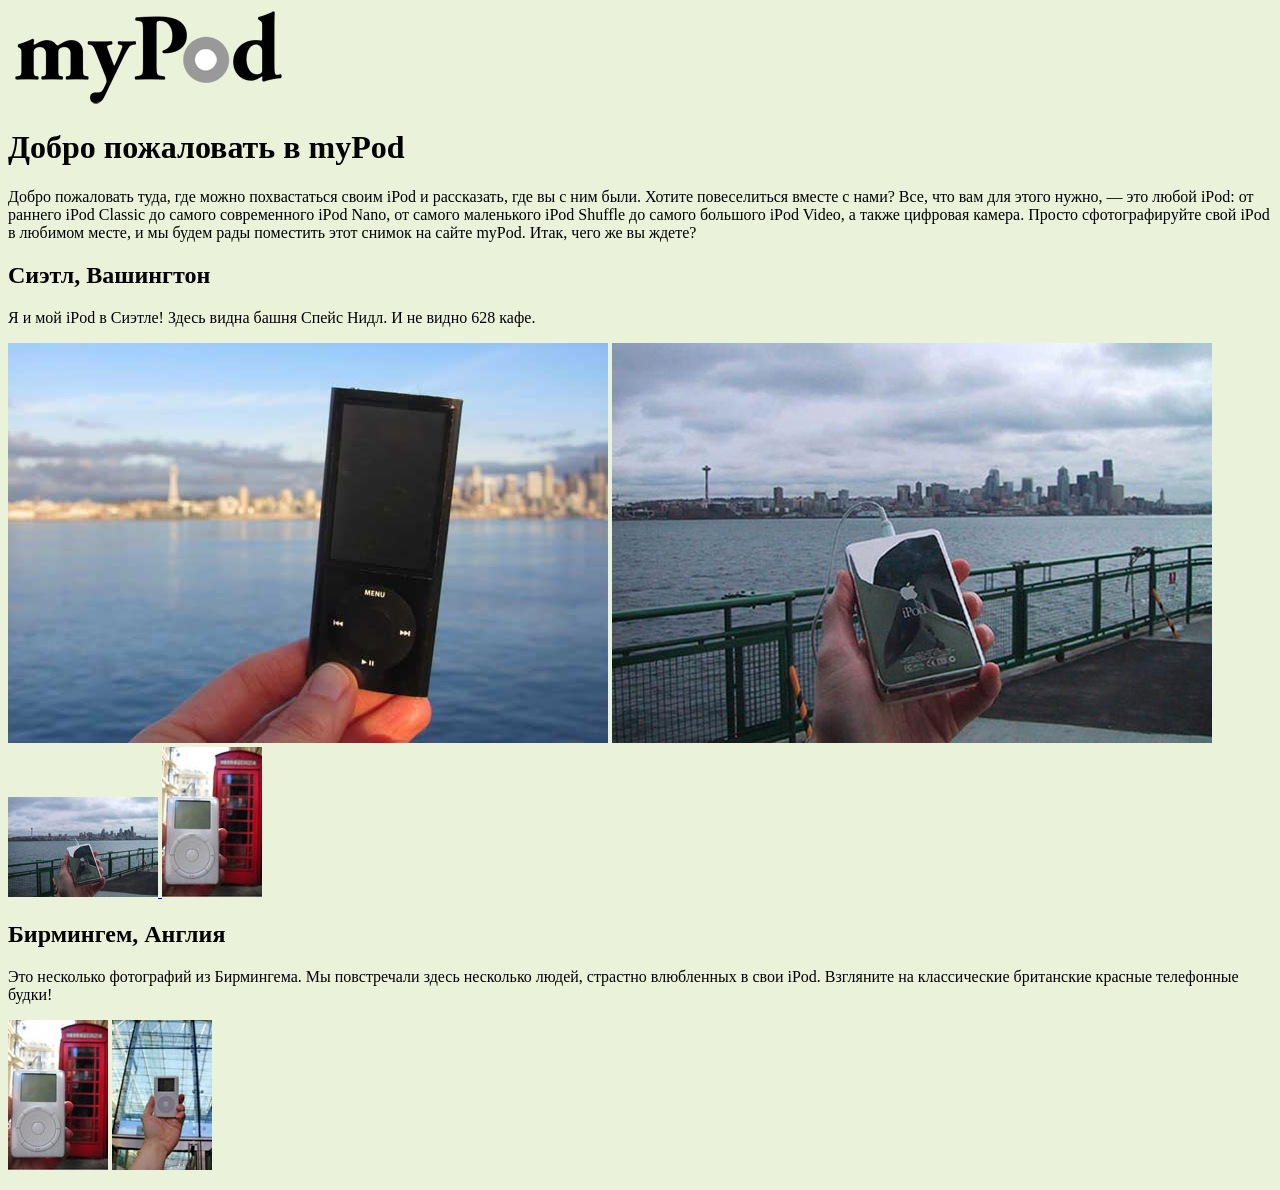
<file: chapter5/mypod/index.html>
<html>

<head>
  <title>myPod</title>
  <style type="text/css">
    body {
      background-color: #eaf3da;
      /* background-color: #3c757c; */
    }
  </style>
</head>

<body>
  <p><img src="../mypod/logo/mypod.png" alt="Логотип"></p>
  <h1> Добро пожаловать в myPod </h1>
  <p>
    Добро пожаловать туда, где можно похвастаться своим iPod и рассказать, где
    вы с ним были. Хотите повеселиться вместе с нами? Все, что вам для этого
    нужно, — это любой iPod: от раннего iPod Classic до самого современного
    iPod Nano, от самого маленького iPod Shuffle до самого большого iPod Video,
    а также цифровая камера. Просто сфотографируйте свой iPod в любимом месте,
    и мы будем рады поместить этот снимок на сайте myPod. Итак, чего же вы ждете?
  </p>
  <h2>Сиэтл, Вашингтон</h2>
  <p>
    Я и мой iPod в Сиэтле! Здесь видна башня Спейс Нидл.
    И не видно 628 кафе.
  </p>
  <p>
    <img src="../mypod/photos/seattle_video_med.jpg" alt="Мой iPod в Сиэтле, Вашингтон">
    <img src="../mypod/photos/seattle_classic.jpg" alt="iPod Classic в Сиэтле, Вашингтон">
    <!-- <a href="../mypod/photos/seattle_shuffle.jpg" target="_blank" <img src="../mypod/thumbnails/seattle_shuffle.jpg" alt="iPod Shuffle в Сиэтле, Вашингтон"></a> -->
    <a href="../mypod/html/seattle_classic.html" target="_blank" title="Seattle Classic"> <img src="../mypod/thumbnails/seattle_classic.jpg" alt="seattle_classic"> </a> 

    <a href="../mypod/html/britain.html" target="_blank" title="Britain" >  <img src="../mypod/thumbnails/britain.jpg"> </a>

  </p>
  <h2>Бирмингем, Англия</h2>
  <p>
    Это несколько фотографий из Бирмингема. Мы повстречали здесь несколько
    людей, страстно влюбленных в свои iPod. Взгляните на классические британские
    красные телефонные будки!
  </p>
  <p>
    <img src="../mypod/thumbnails/britain.jpg" alt="iPod в Бирмингеме в телефонной будке">
    <img src="../mypod/thumbnails/applestore.jpg" alt="iPod в Бирмингеме в магазине Apple">
  </p>
</body>

</html>
</file>
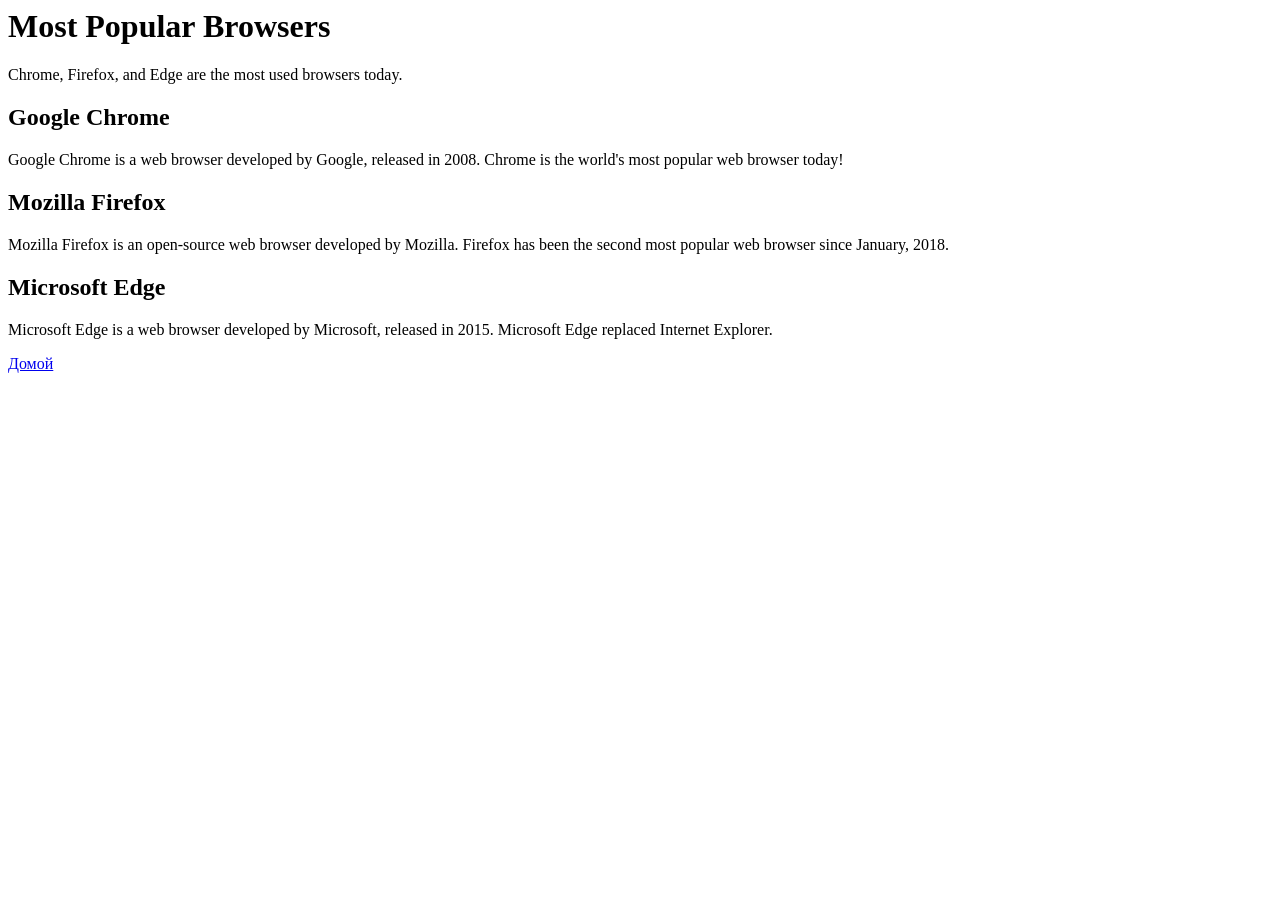
<file: example.html>
<html>
<title>Тестовая страница</title>
<main>
    <h1>Most Popular Browsers</h1>
    <p>Chrome, Firefox, and Edge are the most used browsers today.</p>

    <article>
        <h2>Google Chrome</h2>
        <p>Google Chrome is a web browser developed by Google, released in 2008. Chrome is the world's most popular web
            browser today!</p>
    </article>

    <article>
        <h2>Mozilla Firefox</h2>
        <p>Mozilla Firefox is an open-source web browser developed by Mozilla. Firefox has been the second most popular
            web browser since January, 2018.</p>
    </article>

    <article>
        <h2>Microsoft Edge</h2>
        <p>Microsoft Edge is a web browser developed by Microsoft, released in 2015. Microsoft Edge replaced Internet
            Explorer.</p>
    </article>
    <p><a href="./index.html"> Домой </a></p>

</main>

</html>
</file>
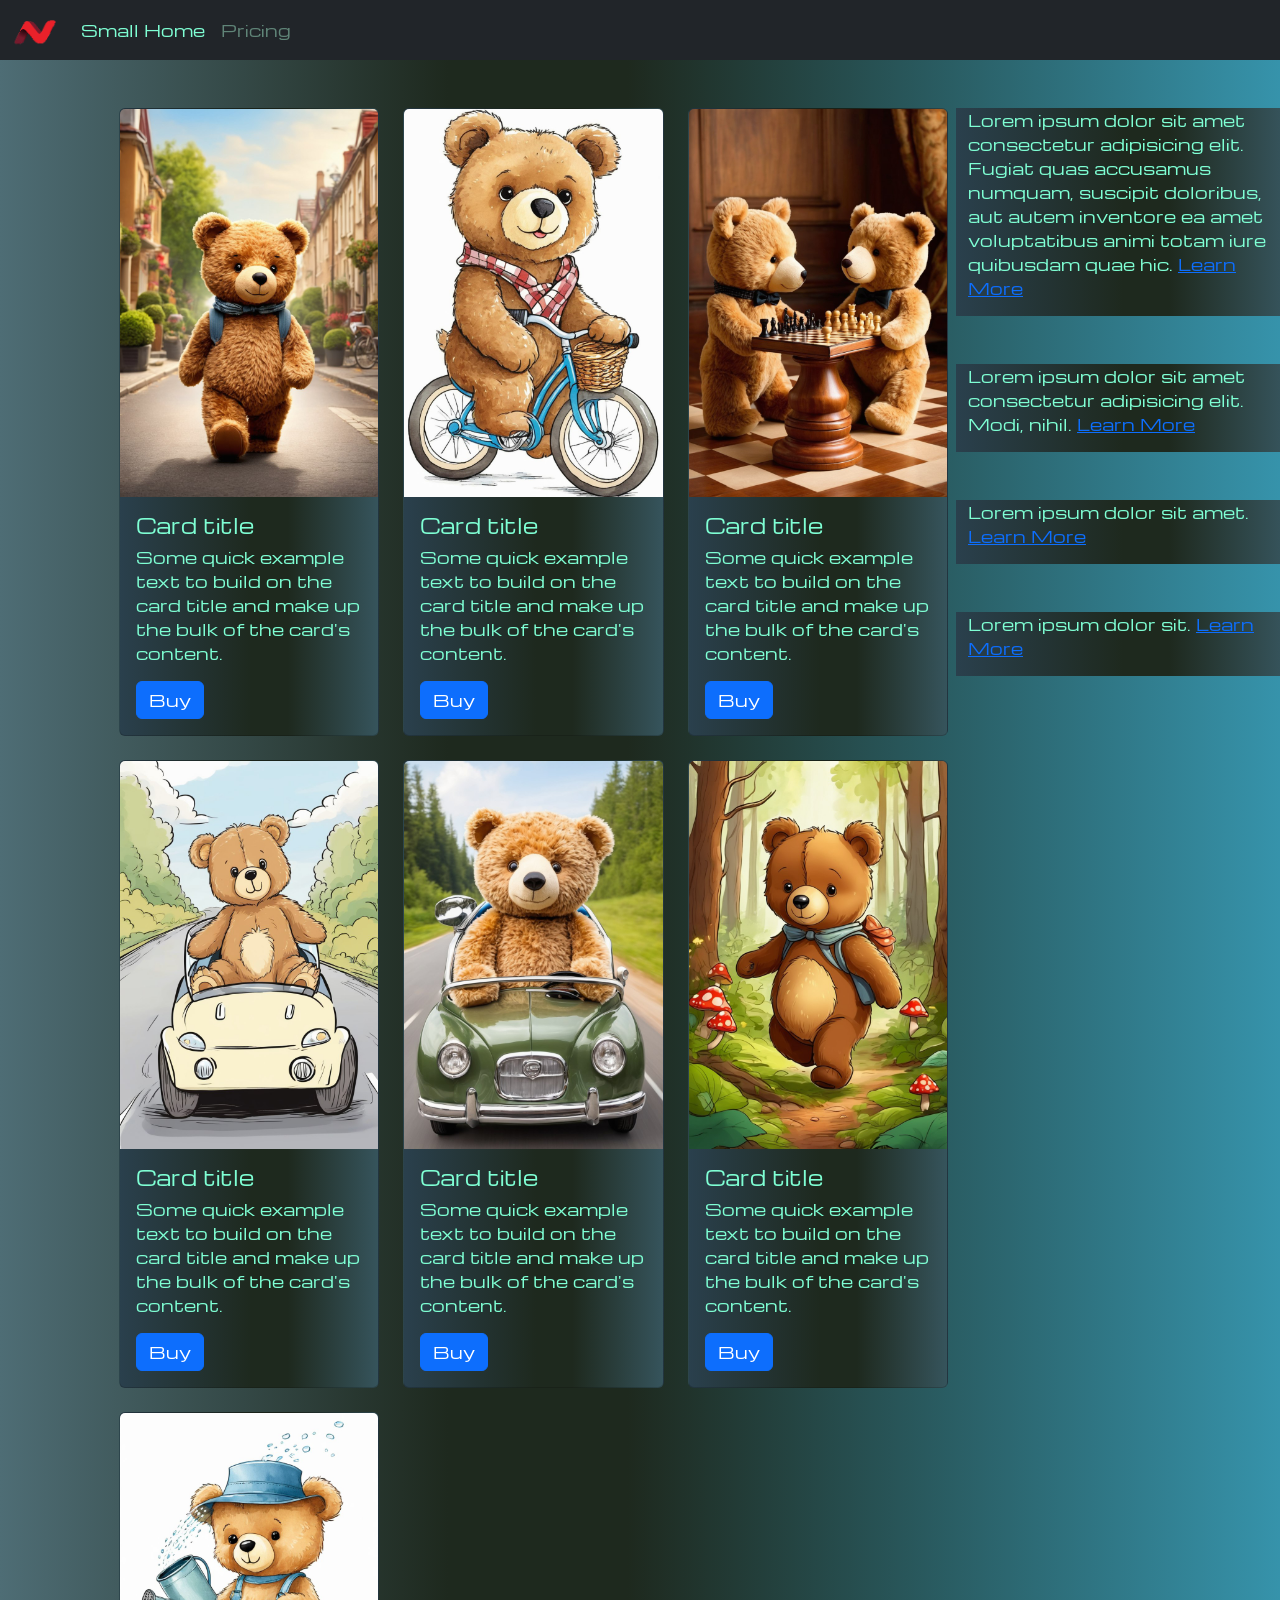
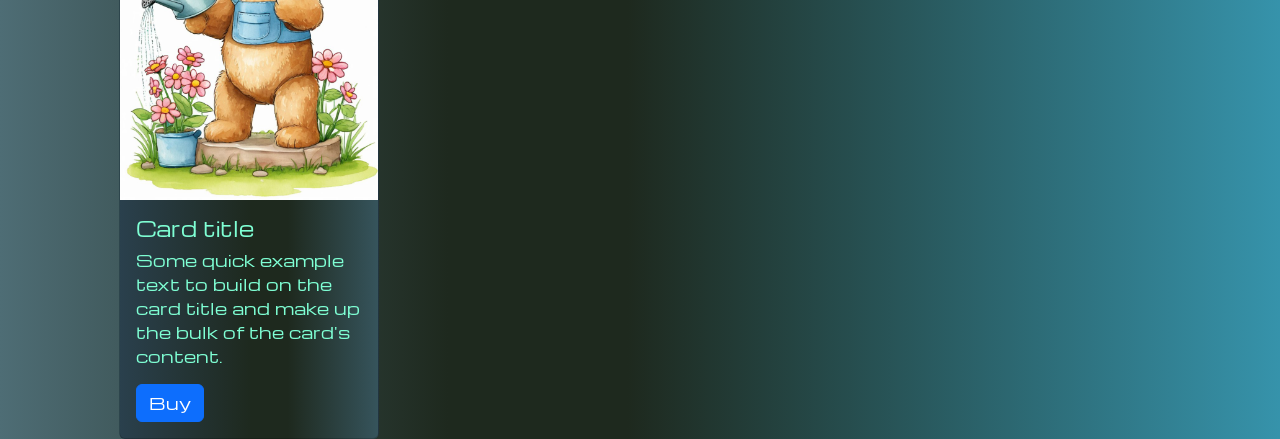
<file: bs5/pricing.html>
<!DOCTYPE html>
<html lang="en">

<head>
    <meta charset="UTF-8">
    <meta name="viewport" content="width=device-width, initial-scale=1.0">
    <link href="https://cdn.jsdelivr.net/npm/bootstrap@5.3.2/dist/css/bootstrap.min.css" rel="stylesheet"
        integrity="sha384-T3c6CoIi6uLrA9TneNEoa7RxnatzjcDSCmG1MXxSR1GAsXEV/Dwwykc2MPK8M2HN" crossorigin="anonymous">
    <link rel="stylesheet" href="../bs5/source/styles/mycss.css">

    <title>Pricing</title>
</head>

<body>
    <header>
        <nav class="navbar navbar-expand-lg bg-dark">
            <div class="container-fluid">
                <a class="navbar-brand" href="../index.html"> <img src="../bs5/source/images/logo.png" alt=""></a>
                <button class="navbar-toggler" type="button" data-bs-toggle="collapse" data-bs-target="#navbarNav"
                    aria-controls="navbarNav" aria-expanded="false" aria-label="Toggle navigation">
                    <span class="navbar-toggler-icon"></span>
                </button>
                <div class="collapse navbar-collapse" id="navbarNav">
                    <ul class="navbar-nav">
                        <li class="nav-item">
                            <a class="nav-link" aria-current="page" href="index.html">Small Home</a>
                        </li>
                        <li class="nav-item">
                            <a class="nav-link active" href="pricing.html">Pricing</a>
                        </li>

                    </ul>
                </div>
            </div>
        </nav>
    </header>

    <section>
        <div class="container-fluid mt-4">
            <div class="row">
                <div class="col-lg-1">
                </div>

                <div class="col-lg-8 col-md-12">
                    <div class="row">

                        <div class="col-lg-4 col-md-6 mt-4">
                            <div class="card">
                                <img src="./source/images/teddy_bear.jpg" class="card-img-top" alt="teddy_bear">
                                <div class="card-body">
                                    <h5 class="card-title">Card title</h5>
                                    <p class="card-text">Some quick example text to build on the card title and make up
                                        the bulk
                                        of the card's content.</p>
                                    <a href="#" class="btn btn-primary">Buy</a>
                                </div>
                            </div>
                        </div>
                        <div class="col-lg-4 col-md-6 mt-4">
                            <div class="card">
                                <img src="./source/images/teddy_bear_bicycle.jpg" class="card-img-top"
                                    alt="teddy_bear_bicycle">
                                <div class="card-body">
                                    <h5 class="card-title">Card title</h5>
                                    <p class="card-text">Some quick example text to build on the card title and make up
                                        the bulk
                                        of the card's content.</p>
                                    <a href="#" class="btn btn-primary">Buy</a>
                                </div>
                            </div>
                        </div>
                        <div class="col-lg-4 col-md-6 mt-4">
                            <div class="card">
                                <img src="./source/images/teddy_bear_chess.jpg" class="card-img-top"
                                    alt="teddy_bear_chess">
                                <div class="card-body">
                                    <h5 class="card-title">Card title</h5>
                                    <p class="card-text">Some quick example text to build on the card title and make up
                                        the bulk
                                        of the card's content.</p>
                                    <a href="#" class="btn btn-primary">Buy</a>
                                </div>
                            </div>
                        </div>
                        <div class="col-lg-4 col-md-6 mt-4">
                            <div class="card">
                                <img src="./source/images/teddy_bear_car.jpg" class="card-img-top" alt="teddy_bear_car">
                                <div class="card-body">
                                    <h5 class="card-title">Card title</h5>
                                    <p class="card-text">Some quick example text to build on the card title and make up
                                        the bulk
                                        of the card's content.</p>
                                    <a href="#" class="btn btn-primary">Buy</a>
                                </div>
                            </div>
                        </div>
                        <div class="col-lg-4 col-md-6 mt-4">
                            <div class="card">
                                <img src="./source/images/teddy_bear_car2.jpg" class="card-img-top"
                                    alt="teddy_bear_car2">
                                <div class="card-body">
                                    <h5 class="card-title">Card title</h5>
                                    <p class="card-text">Some quick example text to build on the card title and make up
                                        the bulk
                                        of the card's content.</p>
                                    <a href="#" class="btn btn-primary">Buy</a>
                                </div>
                            </div>
                        </div>
                        <div class="col-lg-4 col-md-6 mt-4">
                            <div class="card">
                                <img src="./source/images/teddy_bear_forest.jpg" class="card-img-top"
                                    alt="teddy_bear_forest">
                                <div class="card-body">
                                    <h5 class="card-title">Card title</h5>
                                    <p class="card-text">Some quick example text to build on the card title and make up
                                        the bulk
                                        of the card's content.</p>
                                    <a href="#" class="btn btn-primary">Buy</a>
                                </div>
                            </div>
                        </div>
                        <div class="col-lg-4 col-md-6 mt-4">
                            <div class="card">
                                <img src="./source/images/teddy_bear_flowers.jpg" class="card-img-top"
                                    alt="teddy_bear_flowers">
                                <div class="card-body">
                                    <h5 class="card-title">Card title</h5>
                                    <p class="card-text">Some quick example text to build on the card title and make up
                                        the bulk
                                        of the card's content.</p>
                                    <a href="#" class="btn btn-primary">Buy</a>
                                </div>
                            </div>
                        </div>

                    </div>
                </div>

                <div class="col-lg-3 col-md-12 px-2">
                    <div class="row">
                        <div class="col-lg-12 sidebar my-4">
                            <p>Lorem ipsum dolor sit amet consectetur adipisicing elit. Fugiat quas accusamus numquam,
                                suscipit doloribus, aut autem inventore ea amet voluptatibus animi totam iure quibusdam
                                quae hic. <a href="#">Learn More</a></p>
                        </div>
                    </div>
                    <div class="row">
                        <div class="col-lg-12 sidebar my-4">
                            <p>Lorem ipsum dolor sit amet consectetur adipisicing elit. Modi, nihil. <a href="#">Learn
                                    More</a></p>
                        </div>
                    </div>
                    <div class="row">
                        <div class="col-lg-12 sidebar my-4">
                            <p>Lorem ipsum dolor sit amet. <a href="#">Learn More</a></p>
                        </div>
                    </div>
                    <div class="row">
                        <div class="col-lg-12 sidebar my-4">
                            <p>Lorem ipsum dolor sit. <a href="#">Learn More</a></p>
                        </div>
                    </div>
                </div>

            </div>
        </div>
    </section>


    <footer>

    </footer>


    <script src="https://cdn.jsdelivr.net/npm/bootstrap@5.3.2/dist/js/bootstrap.bundle.min.js"
        integrity="sha384-C6RzsynM9kWDrMNeT87bh95OGNyZPhcTNXj1NW7RuBCsyN/o0jlpcV8Qyq46cDfL"
        crossorigin="anonymous"></script>
</body>

</html>
</file>
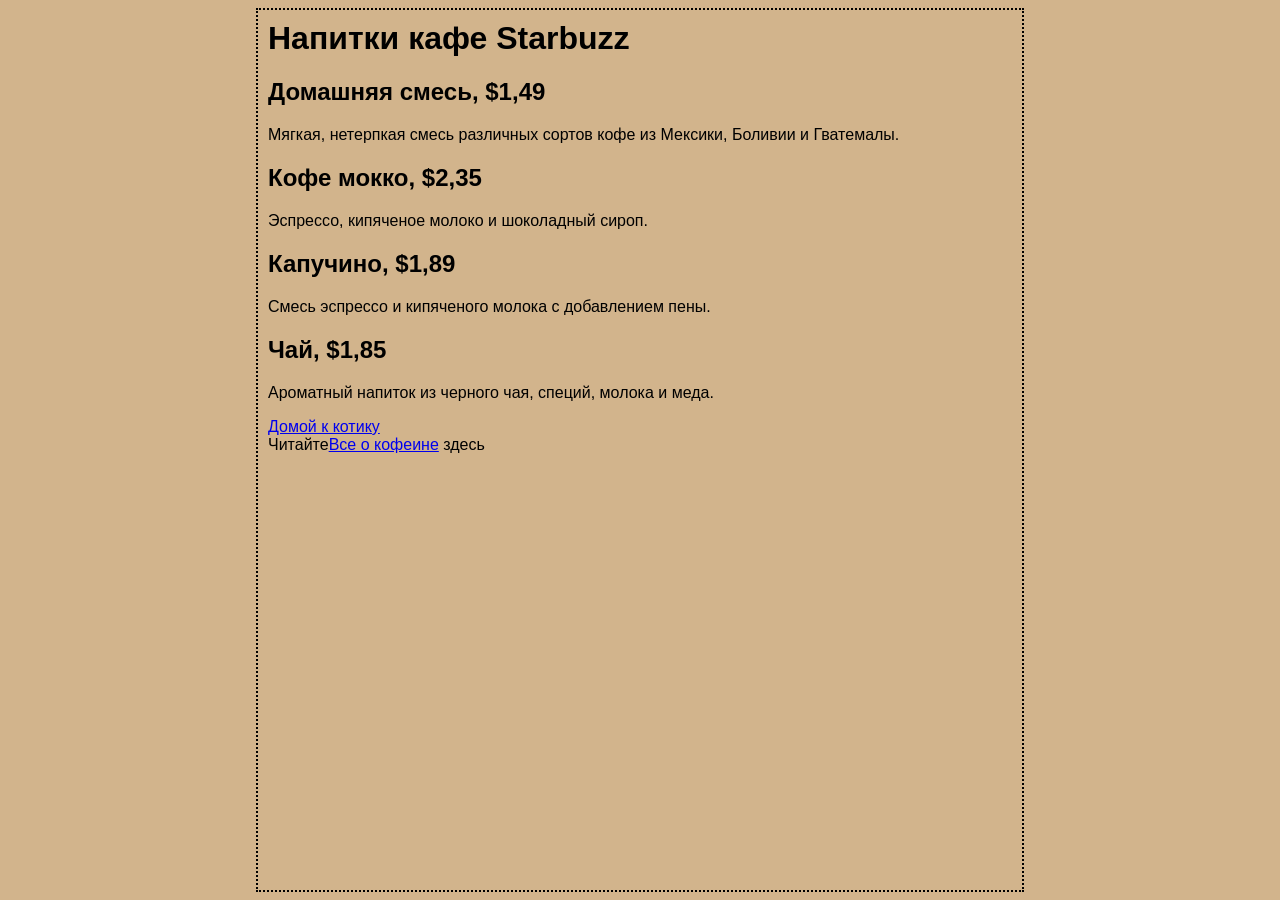
<file: chap4/kofe.html>
<html>
<title>Все о кофе</title>

<head>
    <title>Кафе Starbuzz</title>
    <style type="text/css">
        body {
            background-color: #d2b48c;
            margin-left: 20%;
            margin-right: 20%;
            border: 2px dotted black;
            padding: 10px 10px 10px 10px;
            font-family: sans-serif;
        }
    </style>
</head>

<body>
    <h1>Напитки кафе Starbuzz</h1>
    <h2>Домашняя смесь, $1,49</h2>
    <p>Мягкая, нетерпкая смесь различных сортов кофе из Мексики,
        Боливии и Гватемалы.</p>
    <h2>Кофе мокко, $2,35</h2>
    <p>Эспрессо, кипяченое молоко и шоколадный сироп.</p>
    <h2>Капучино, $1,89</h2>
    <p>Смесь эспрессо и кипяченого молока с добавлением пены.</p>
    <h2>Чай, $1,85</h2>
    <p>Ароматный напиток из черного чая, специй,
        молока и меда.
    </p>
    <p>
        <a href="../index.html#note">Домой к котику</a>
        <br>
        Читайте<a href="https://wickedlysmart.com/2018/06/">Все о кофеине</a> здесь
    </p>
</body>

</html>
</file>
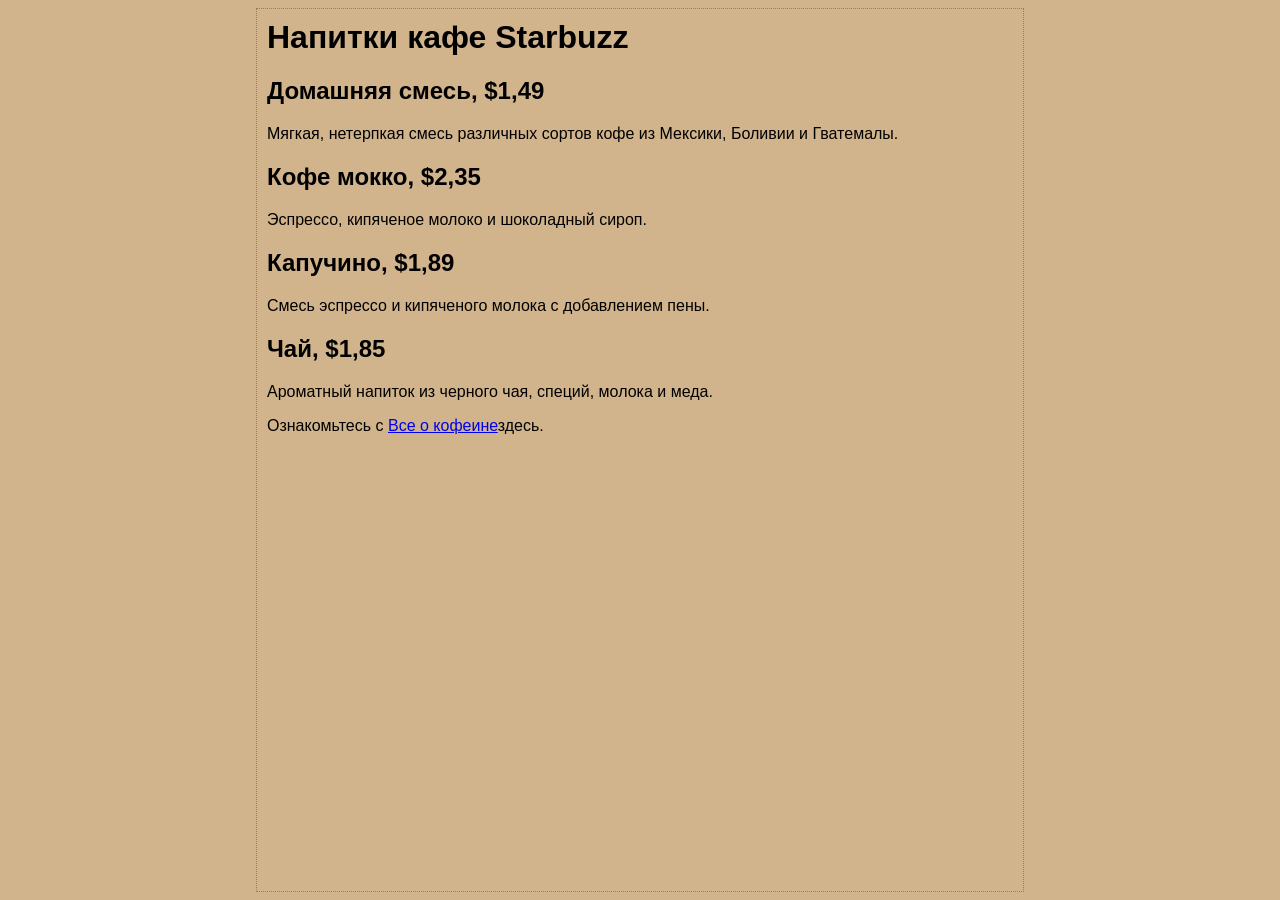
<file: chap5/mission.html>
<html>

<head>
    <title>Кафе Starbuzz</title>
    <style type="text/css">
        body {
            background-color: #d2b48c;
            margin-left: 20%;
            margin-right: 20%;
            border: 1px dotted gray;
            padding: 10px 10px 10px 10px;
            font-family: sans-serif;
        }
    </style>
</head>

<body>
    <h1>Напитки кафе Starbuzz</h1>
    <h2>Домашняя смесь, $1,49</h2>
    <p>Мягкая, нетерпкая смесь различных сортов кофе из Мексики,
        Боливии и Гватемалы.</p>
    <h2>Кофе мокко, $2,35</h2>
    <p>Эспрессо, кипяченое молоко и шоколадный сироп.</p>
    <h2>Капучино, $1,89</h2>
    <p>Смесь эспрессо и кипяченого молока с добавлением пены.</p>
    <h2>Чай, $1,85</h2>
    <p>Ароматный напиток из черного чая, специй, молока
        и меда.</p>
    <p>
        Ознакомьтесь с <a href="mission.html" title="Ознакомьтесь с важной задачей кафе Starbuzz“>нашей задачей</a>
<br>
Читайте <a href=" http://wickedlysmart.com/buzz" title="Читайте все самое важное о кофеине">Все о кофеине</a>здесь.
    </p>
</body>

</html>
</file>
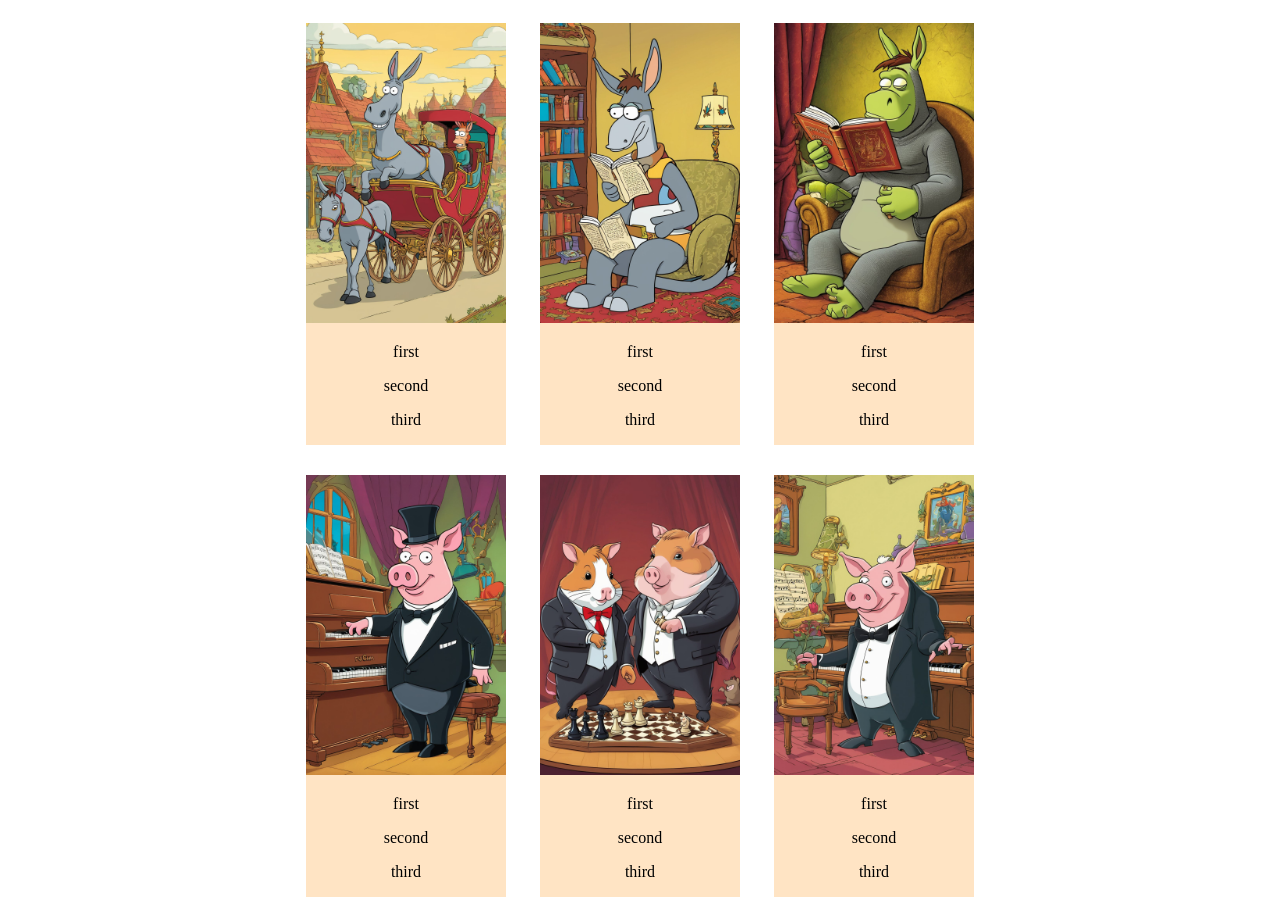
<file: guide/guide.html>
<!DOCTYPE html>
<html lang="en">

<head>
    <meta charset="UTF-8">
    <meta name="viewport" content="width=device-width, initial-scale=1.0">
    <title>Гайд из youtube</title>
    <link rel="stylesheet" href="../static/styles/guide.css">
</head>

<body>
    <div class="main">
        <div class="outer">
            <div class="container">
                <img src="../static/images/donleys.jpg" alt="Ослы">
                <p>first</p>
                <p>second</p>
                <p>third</p>
            </div>
            <div class="container">
                <img src="../static/images/donkey_book.jpg" alt="Осел читает книгу">
                <p>first</p>
                <p>second</p>
                <p>third</p>
            </div>
            <div class="container">
                <img src="../static/images/donkey_shrek.jpg" alt="Шрековый Осел">
                <p>first</p>
                <p>second</p>
                <p>third</p>
            </div>
        </div>
        <div class="outer">
            <div class="container">
                <img src="../static/images/pig_piano.jpg" alt="Свинья играет на пианино">
                <p>first</p>
                <p>second</p>
                <p>third</p>
            </div>
            <div class="container">
                <img src="../static/images/hamster_pig_chess.jpg" alt="Хомяк и свинья играют в шахматы">
                <p>first</p>
                <p>second</p>
                <p>third</p>
            </div>
            <div class="container">
                <img src="../static/images/pig_piano2.jpg" alt="Свинья играет на пианино 2">
                <p>first</p>
                <p>second</p>
                <p>third</p>
            </div>

        </div>
    </div>
</body>

</html>
</file>
<file: static/styles/style.css>
@font-face {
    font-family: "Emblema One";
    src: url("../fonts/EmblemaOne-Regular.woff"),
        url("../fonts/EmblemaOne-Regular.ttf");
}

body {
    font-family: Verdana, Geneva, Arial, sans-serif;
    font-size: 15px;
    color: rgb(7, 49, 58);
    font-weight: bolder;
    background-color: beige;
    /* font-family: "Emblema One", sans-serif; */
    font-size: medium;
    font-style: inherit;
    line-height: 1.8em;
}

h1 {
    font-family: "Emblema One", sans-serif;
    font-size: 220%;
    border-bottom: thin dotted #888888;
}

h2 {
    font-size: 130%;
    border-bottom: thin dotted #888888;
}

blockquote,
q {
    font-style: italic;
}

#guarantee {
    border-color: rgb(155, 156, 125);
    border-width: 5px;
    border-style: outset;
    
    border-top-left-radius: 15px;
    border-top-right-radius: 15px;
    border-bottom-right-radius: 0px;
    border-bottom-left-radius: 15px;

    background-color: #a7cece;
    padding: 10px;
    padding-left: 7%;

    margin: 10px;
    margin-right: 5%;
    margin-left: 5%;
    font-style: italic;
    font-family: Georgia, "Times New Roman", Times, serif;
    color: #444444;
    background-image: url(../images/background.gif);
    background-repeat: no-repeat;
    background-position: top left;
}



/* #main {
    width: 1381px;

    border-top-left-radius: 15px;
    border-top-right-radius: 15px;
    border-bottom-right-radius: 0px;
    border-bottom-left-radius: 15px;
    border-width: 5px;
    border-style: outset;
    border-color: rgb(114, 114, 84);

    padding: 10px;
    padding-left: 1%;
    padding-right: 3%;

    margin: 5px;
    margin-right: 2%;
    margin-left: 2%;

} */

#main h2 {
    color: rgb(56, 61, 49);
}

#main span {
    font-family: 'Franklin Gothic Medium', 'Arial Narrow', Arial, sans-serif;
    font-size: x-large;

}

.day {
    width: 800px;

    border-top-left-radius: 15px;
    border-top-right-radius: 15px;
    border-bottom-right-radius: 0px;
    border-bottom-left-radius: 15px;
    border-width: 5px;
    border-style: outset;
    border-color: rgb(227, 231, 162);

    padding: 10px;
    padding-left: 5%;
    padding-right: 1%;

    margin: 30px;
    margin-right: 1%;
    margin-left: 5%;

    background-image: url(../images/binding3.png);
    background-repeat: repeat-y;
    background-position: left;
}

#header {
    /* width: 650; */

    /* border-top-left-radius: 15px;
    border-top-right-radius: 15px;
    border-bottom-right-radius: 0px;
    border-bottom-left-radius: 15px;
    border-width: 10px;
    border-style: outset;
    border-color: rgb(227, 231, 162); */

    /* padding: 10px;
    padding-left: 7%;

    margin: 30px;
    margin-right: 672px;
    margin-left: 5%; */

    border-color: rgb(182, 185, 126);

}

.day>img{
    max-width: 200px;
}
</file>
<file: chapter9/lounge-print.css>
body {
  font-size: 12pt;
  font-family: Times, "Times New Roman", serif;
  line-height: 1.4em;
  margin: 10px 40px 10px 40px;
  width: 700px;
}

h1, h2 {
  color: black;
}

h1 {
  font-size: 150%;
}

h2 {
  font-size: 130%;
}

#guarantee {
  padding: 25px 25px 25px 25px;
  border: thin solid black;
  margin-right: 240px;
  margin-left: 30px;
  line-height: 1.5em;
  font-style: italic;
  font-family: Georgia, "Times New Roman", Times, serif;
  color: #222222;
}

#elixirs {
  font-family: Verdana, Helvetica, Arial, sans-serif; 
  width: 200px;
  background-color: #ffffff;
  background: url("images/elixirbackground.gif") repeat-x top center;
  padding: 0px 20px 20px 20px;
  margin-left: 25px;
  color: #000000;
  border: thin double #007e7e;
  text-align: center; 
  font-size: 80%;
}

#elixirs a:link { color: #007e7e;}
#elixirs a:visited { color: #333333;}
#elixirs a:hover { background: #f88396; color: #0d5353;}

#elixirs h2 {
  color: #000000;
}

#elixirs h3 {
  color: #d12c47;
}

#elixirs img {
  padding-top: 20px;
}
	
#elixirs p {
  line-height: 1em;
}

#footer {
  font-size: 50%;
  text-align: center;
  line-height: normal;
  margin-top: 30px;
}

.artist {
  font-weight: bold;
}

.cd {
  font-style: italic;
}

body p a:link { color: #007e7e; }
body p a:visited { color: #333333; }
</file>
<file: bs5/source/styles/mycss.css>
@import url('https://fonts.googleapis.com/css?family=Michroma&display=swap');

body {
    font-family: Michroma, serif;
    background: linear-gradient(90deg, #4e6d75 0%, #1e291e 35%, #1e291e 49%, #3693ab 100%);
}

.nav-link {
    color: aquamarine;
}

.navbar-nav .nav-link.active {
    color: rgb(96, 133, 120);
}

.navbar-brand img {
    width: 45px;
}

.navbar-toggler {
    background-color: rgb(55, 84, 92);
}

.sidebar {
    background: linear-gradient(270deg, #36545c 0%, #1e291e 35%, #1e291e 49%, #2a404d 100%);
    color: aquamarine;
}

.card {
    color:  aquamarine;
    background: linear-gradient(270deg, #36545c 0%, #1e291e 35%, #1e291e 49%, #2a404d 100%);
}
</file>
<file: chapter6/lounge.css>
body {
	font-family: Verdana, Geneva, Arial, sans-serif;
	font-size: 14px;
	color: rgb(7, 49, 58);
	font-weight: bolder;
	text-decoration: aliceblue;
}

/* h1, h2 {    
	color: rgb(39, 30, 61);
} */

h1 { 
	border-bottom: 5px solid black;
}

/* p {
	color: maroon;
} */

/* .greentea {
	color: rgb(49, 97, 49);
	border-color: black;
	background: rgba(204, 218, 216, 0.486);
} */

/* em {
	color: rgb(255, 0, 0);
	font-family: 'Courier New', Courier, monospace;
} */
</file>
<file: static/styles/grid_main.css>
* {
    margin: 0;
    padding: 0;
}


.main-container {
    display: grid;
    grid-template-columns: repeat(12, 1fr);
    grid-template-rows: repeat(1);
    background-color: rgb(137, 135, 207);
}

.left-bar {
    grid-column: 1/3;
}

.container {
    grid-column: 3/11;
}

.right-bar {
    grid-column: 11/13;
}

.left-bar h2,
.left-bar p,
.right-bar h2,
.right-bar p {
    margin: 1em;
    padding-top: 1em;
    border-style: solid;
    border-width: 0.5px;
    color: rgb(11, 5, 32);
    border-color: aquamarine;
}

@media (max-width: 900px) {
    .main-container {
        grid-template-rows: repeat(3);
    }
    
    .left-bar {
        grid-column: 1/13;
        grid-row: 1/2;
    }
    
    .container {
        grid-column: 1/13;
        grid-row: 2/3;
    }
    
    .right-bar {
        grid-column: 1/13;
        grid-row: 3/4;
    }
}




@media (max-width: 600px) {
    .container {
        grid-template-columns: repeat(1, 1fr);
        grid-template-rows: repeat(9);
    }

    .card{
        margin-inline: 0;
    }
}
</file>
<file: static/styles/grid_container.css>
* {
    margin: 0;
    padding: 0;
}

img {
    width: 100%;
}

.container {
    display: grid;
    grid-template-columns: repeat(3, 1fr);
    grid-template-columns: repeat(3);
}

.card {
    margin: 1.5em;
    text-align: center;
}

.card img {
    width: 50%;
}

.card>.info{
    text-align: center;
}

@media (max-width: 1000px) {
    .container {
        grid-template-columns: repeat(2, 1fr);
        grid-template-columns: repeat(5);
    }
}

@media (max-width: 600px) {
    .container {
        grid-template-columns: repeat(1, 1fr);
        grid-template-columns: repeat(9);
    }

    .card{
        margin-inline: 0;
    }
}
</file>
<file: static/styles/grid_navbar.css>
.navbar{
    display: flex;
    background-color: rgb(149, 135, 182);
}

.nav-list{
    display: flex;
}

.nav-list a{
    display: block;
    padding: 1em;
    text-decoration: none;
    color: rgb(56, 73, 73);
}

.nav-list a:hover{
   background-color: rgb(183, 170, 214);
}

.nav-btn{
    display: none;
}


@media (max-width: 1000px){
    .nav-btn{
        display: block;
        display: flex;
        font-size: 2em;
        padding-inline: 10px;
        padding-bottom: 3px;
        border: none;
        background-color:rgb(149, 135, 182);
        cursor: pointer;
        justify-content: right;
        
    }

    .nav-btn:hover{
        background-color: rgb(183, 170, 214);
    }

    .nav-list{
        display: none;
    }

    .drop:hover .nav-list{
        display: block;
        position: absolute;
        right: 1px;
        background-color: rgb(149, 135, 182);
    }

    .navbar{
        /* justify-content: space-between; */
        justify-content: right;
    }
}
</file>
<file: static/styles/px_em_rem.css>
html{
    font-size: 30px;
}
/* p{
    font-size: 30px;
} */
/* ul{
    list-style: disc;
}

li{
    font-size: 0.55rem;
} */

p{
    font-size: 2em;
}

div{
    width: 300px;
    height: 300px;
    margin: 4em;
    font-size: 0.85rem;
}

#red{
    background-color: red;
}

#green{
    background-color: green;
}

#gray{
    background-color: gray;
}

#yellow{
    background-color: yellow;
}
</file>
<file: static/styles/selectors.css>
/* 
по тегу 1
по классу 10
по id 100
стиль в самом теге 1000
через . складываются
*/

.main.with_border{
    background-color: blue;
    border-style: dashed;
    border-radius: 10%;
}

.main{
    background-color: aqua;
}

.with_border{
    border-style: dotted;
    border-width: 0.5px;
}

/* Наследование */
.main p{
    font-size: x-large;
}

/* Только  к .main>p*/
.main > p {
    font-style: italic;
}
</file>
<file: static/styles/guide.css>
.main{
    text-align: center;
}

.container{
    background-color: bisque;
    text-align: center;
    display: inline-block;
    margin: 15px;
}

.container>img {
    width: 200px;
}
</file>
